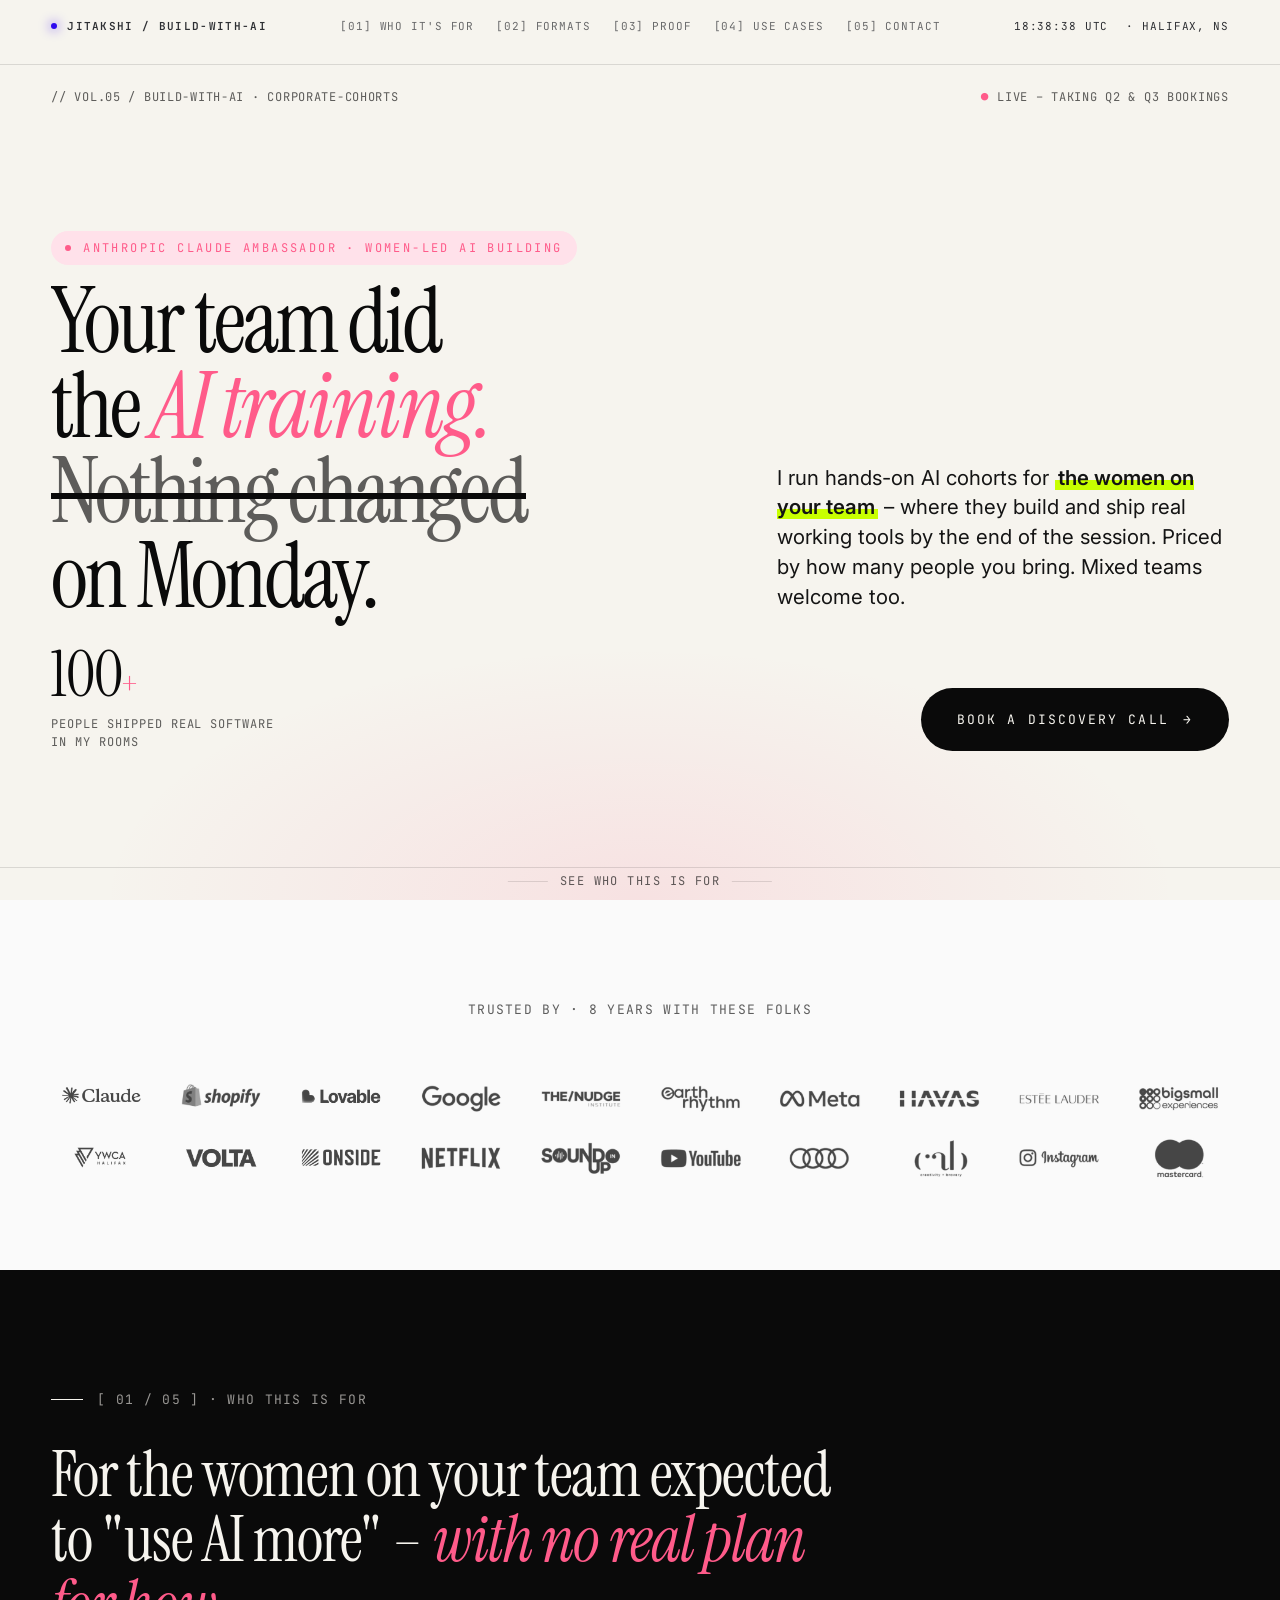
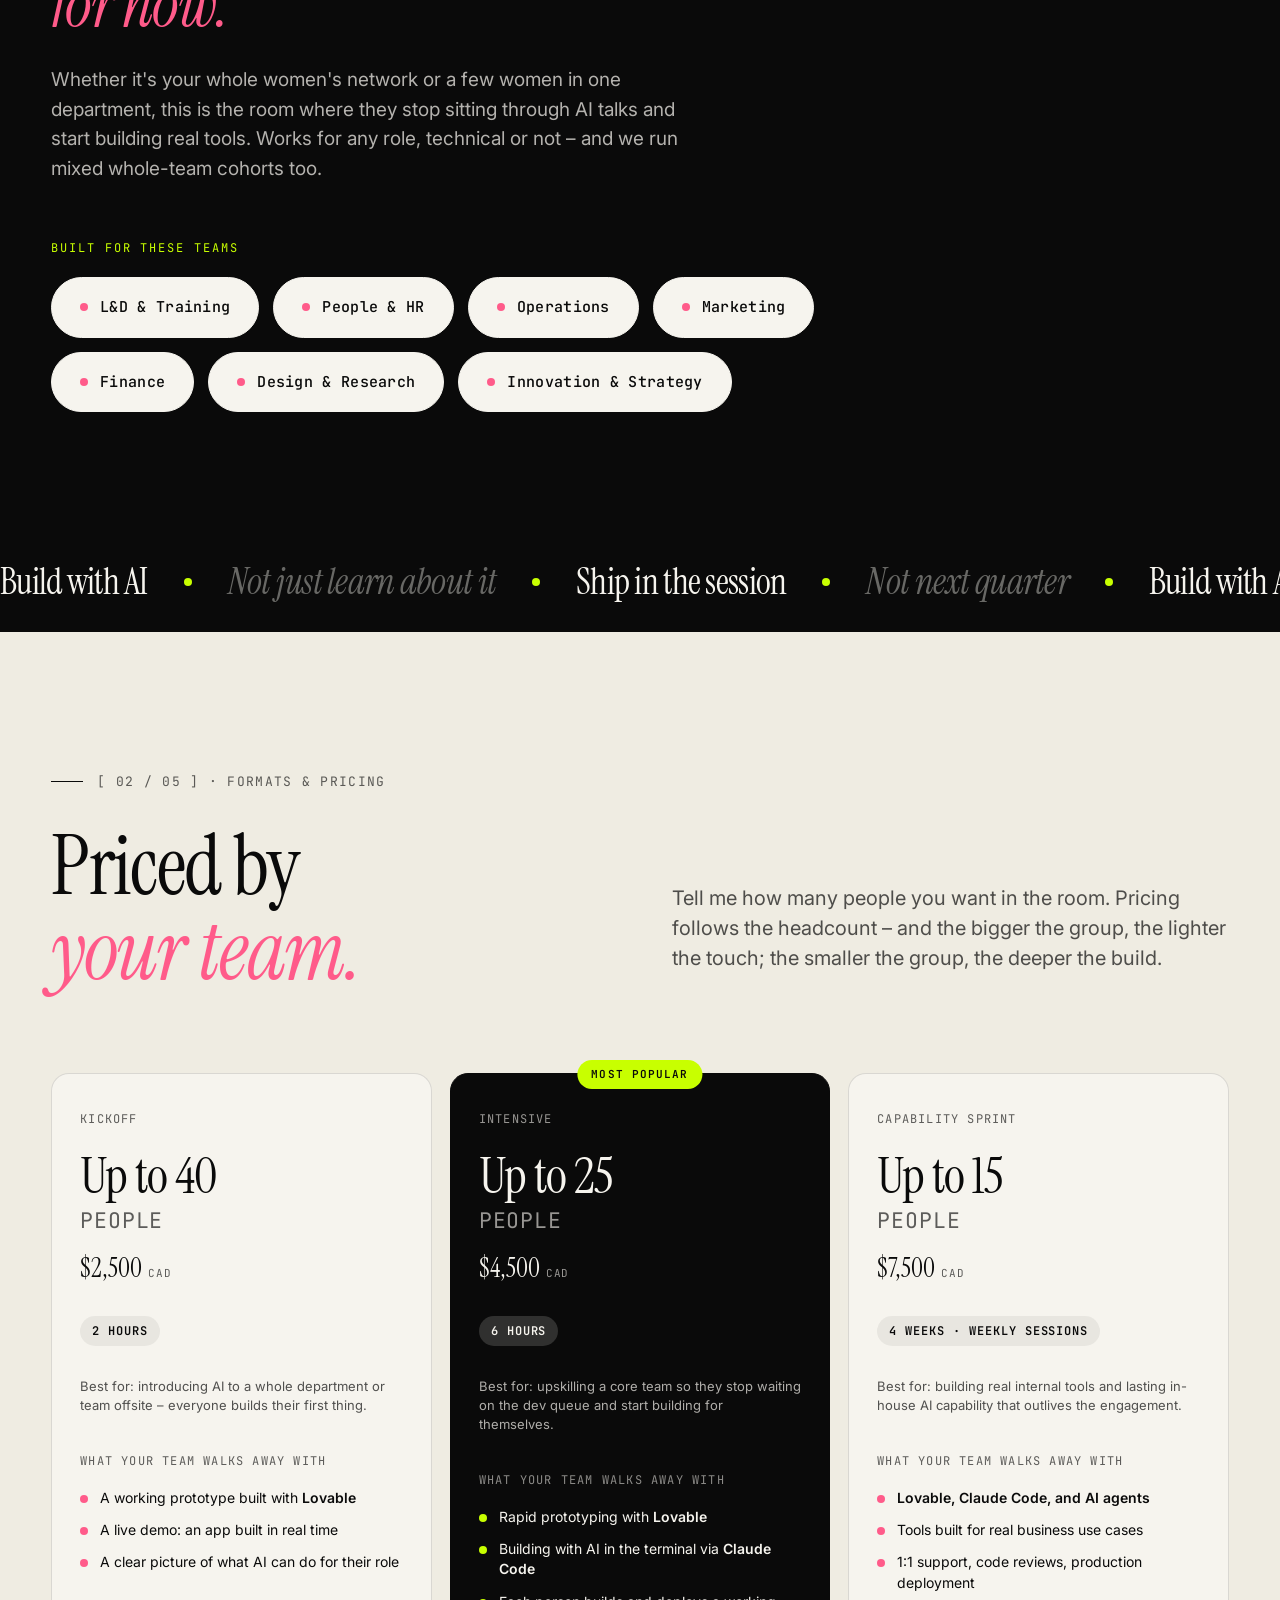
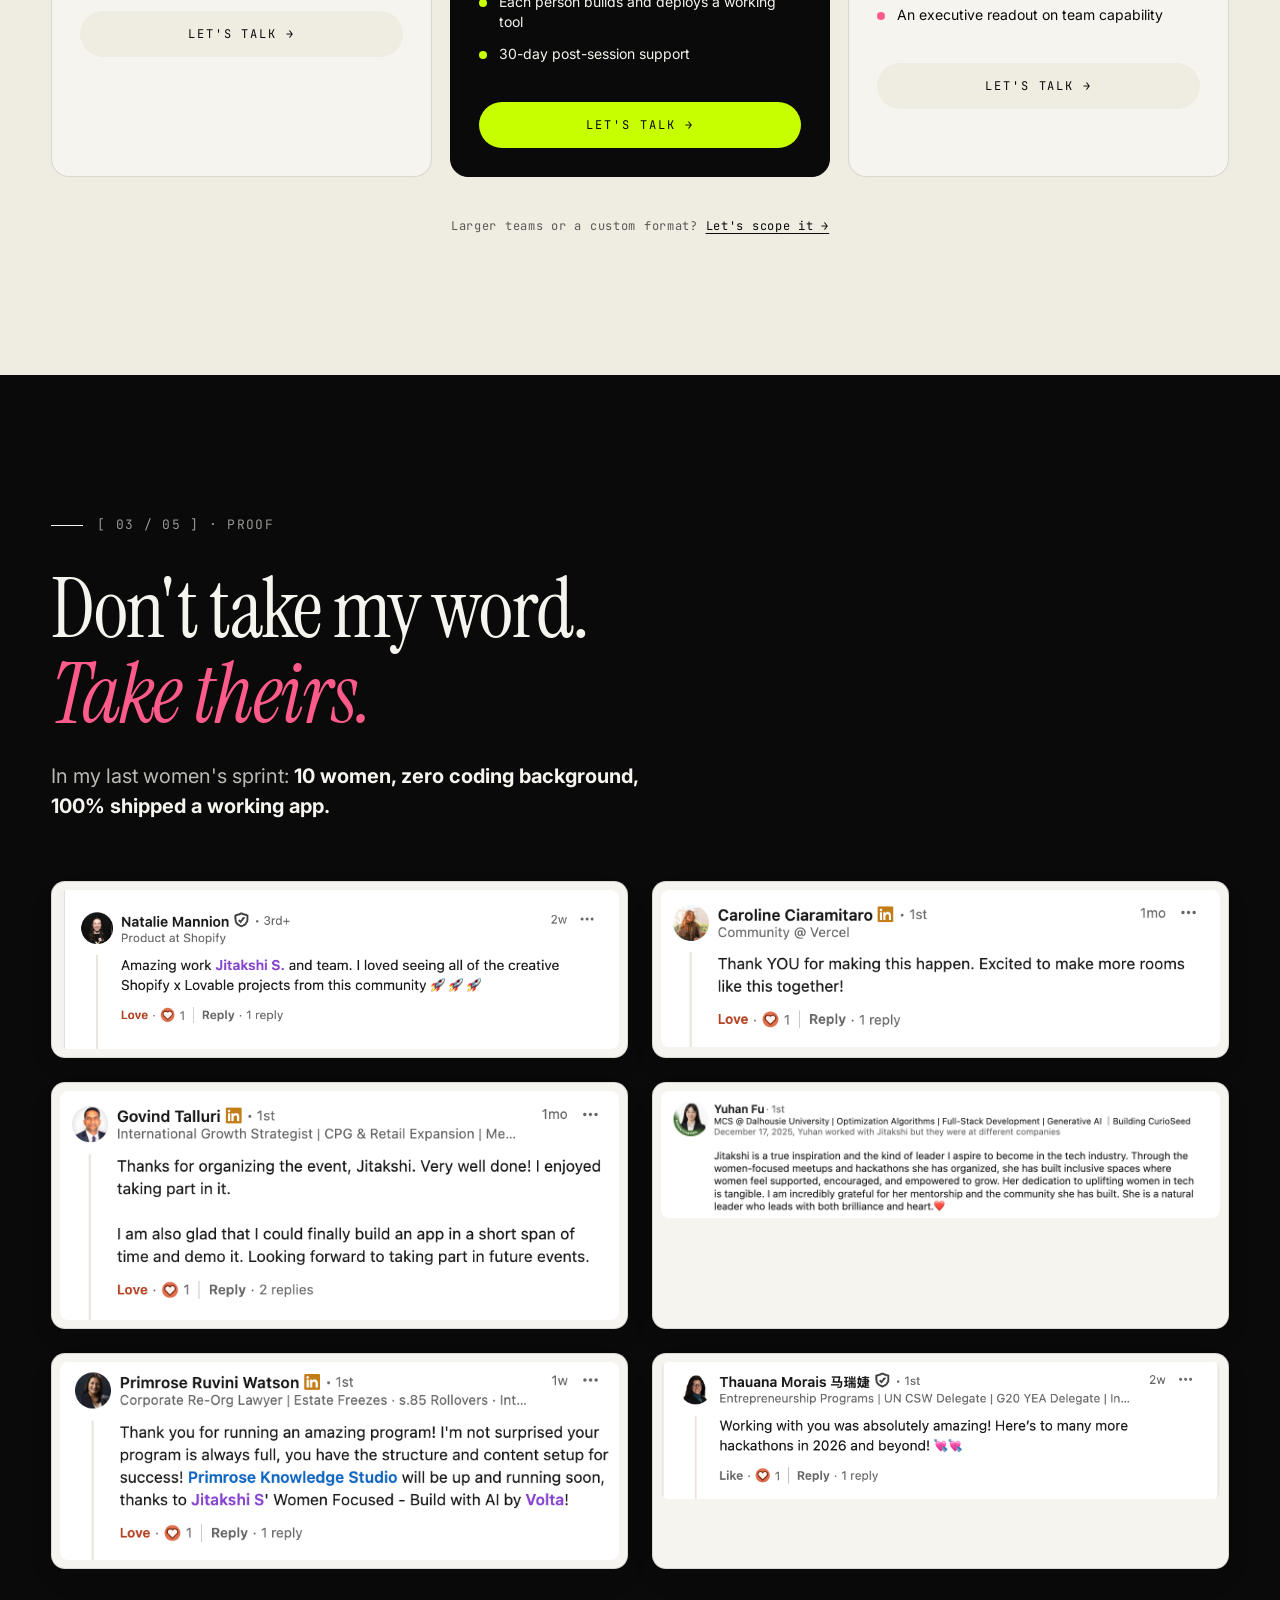
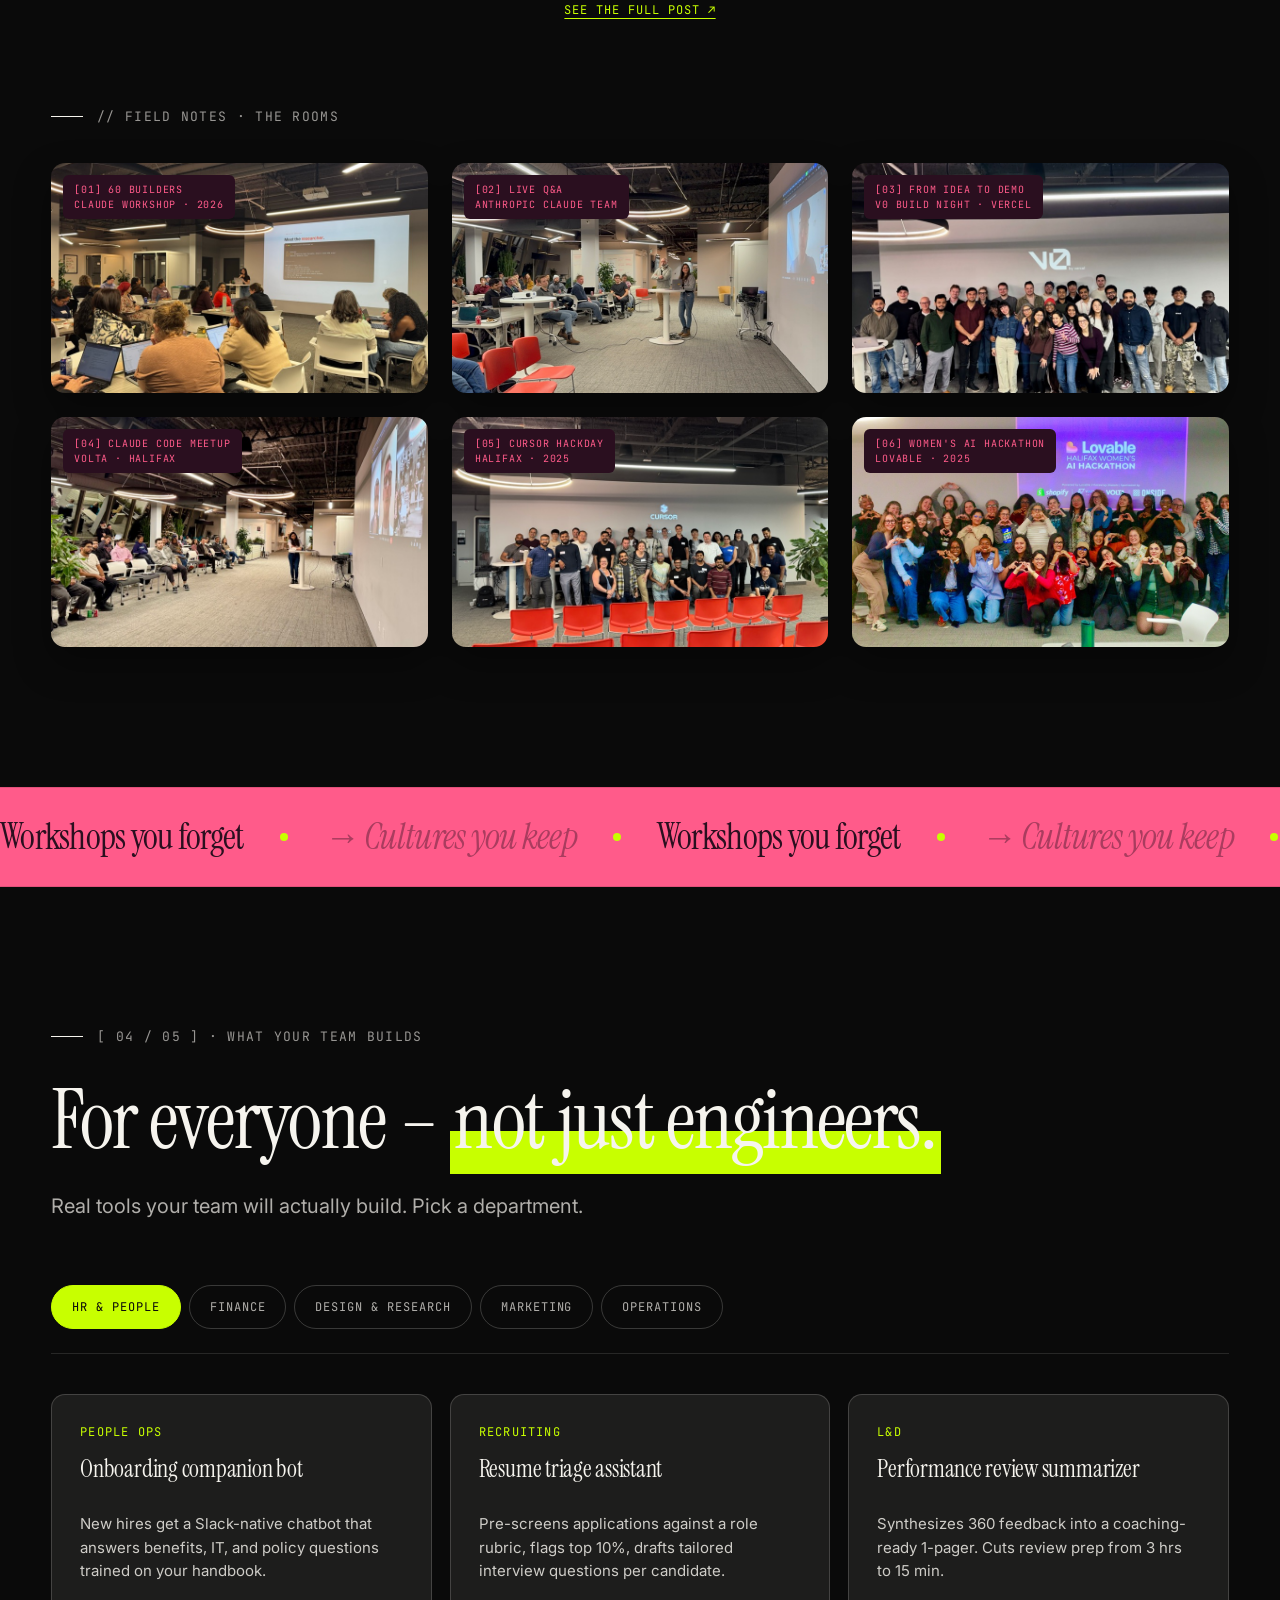
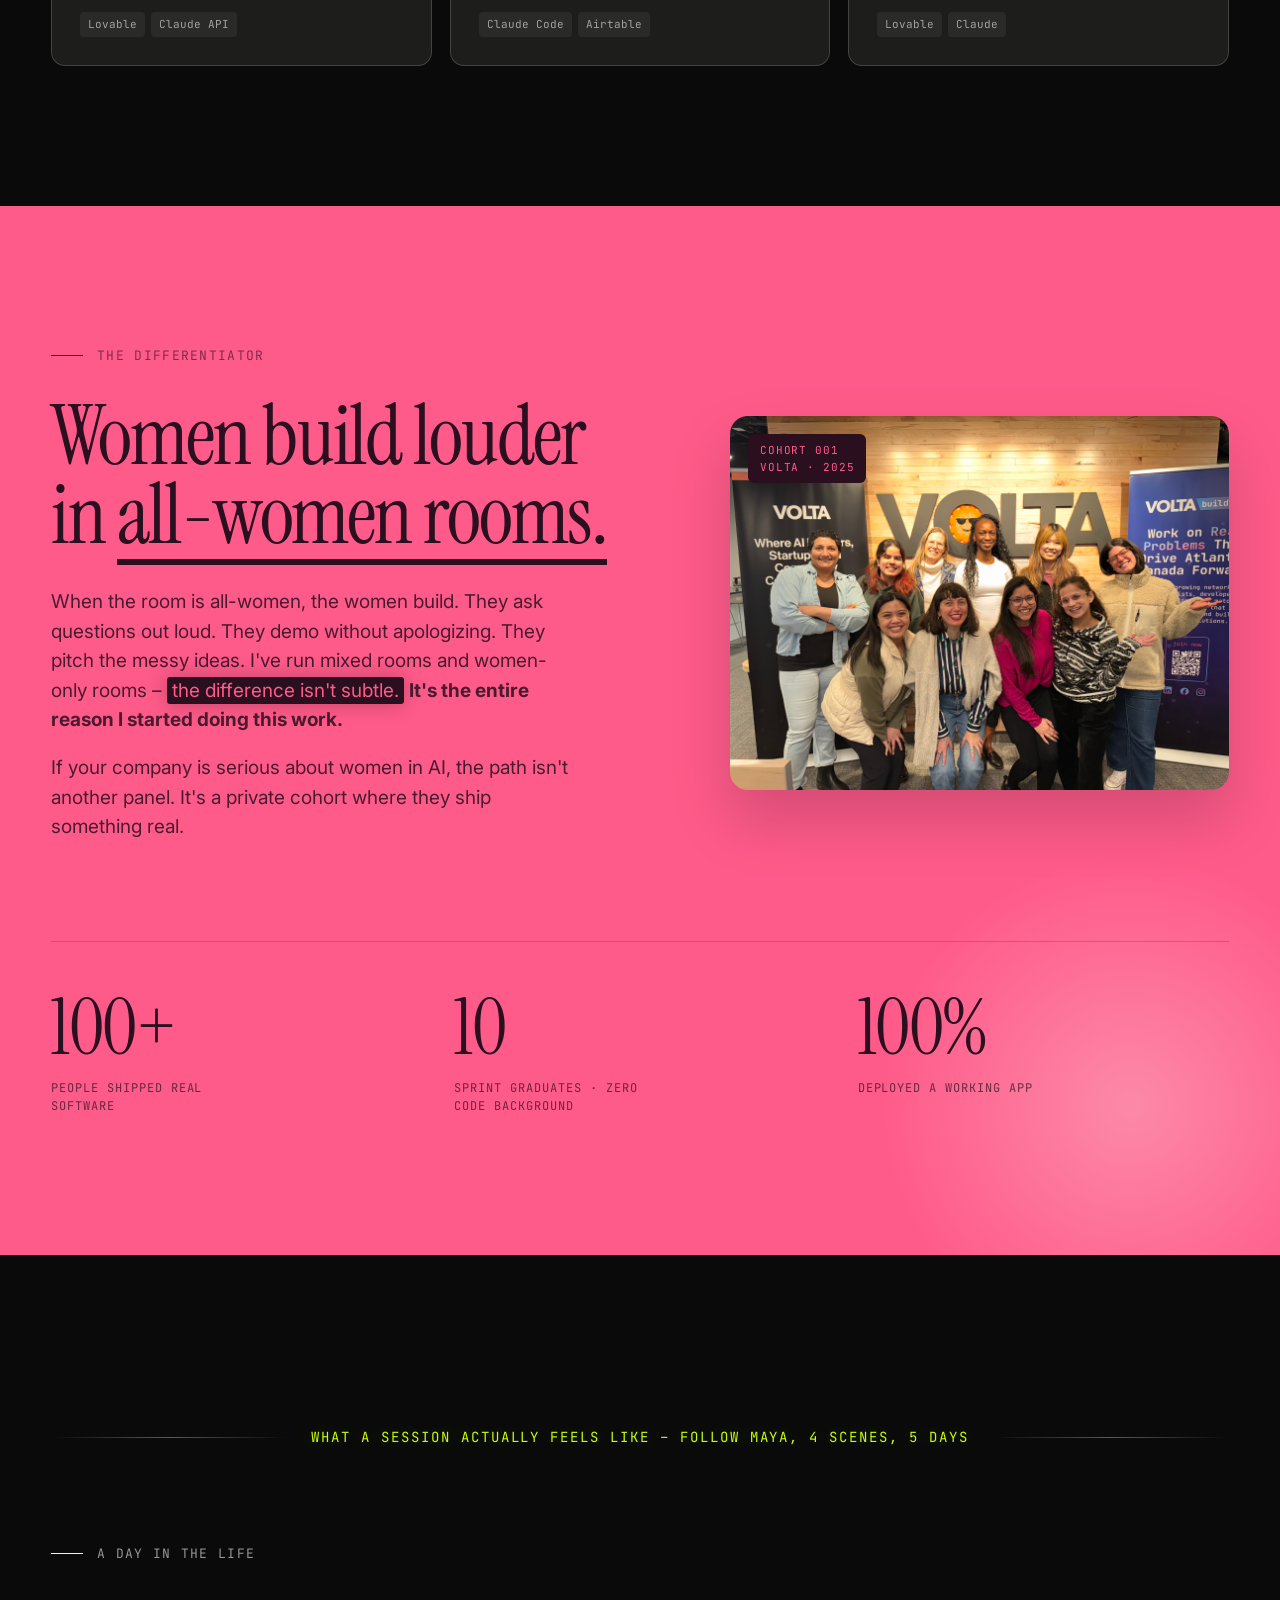
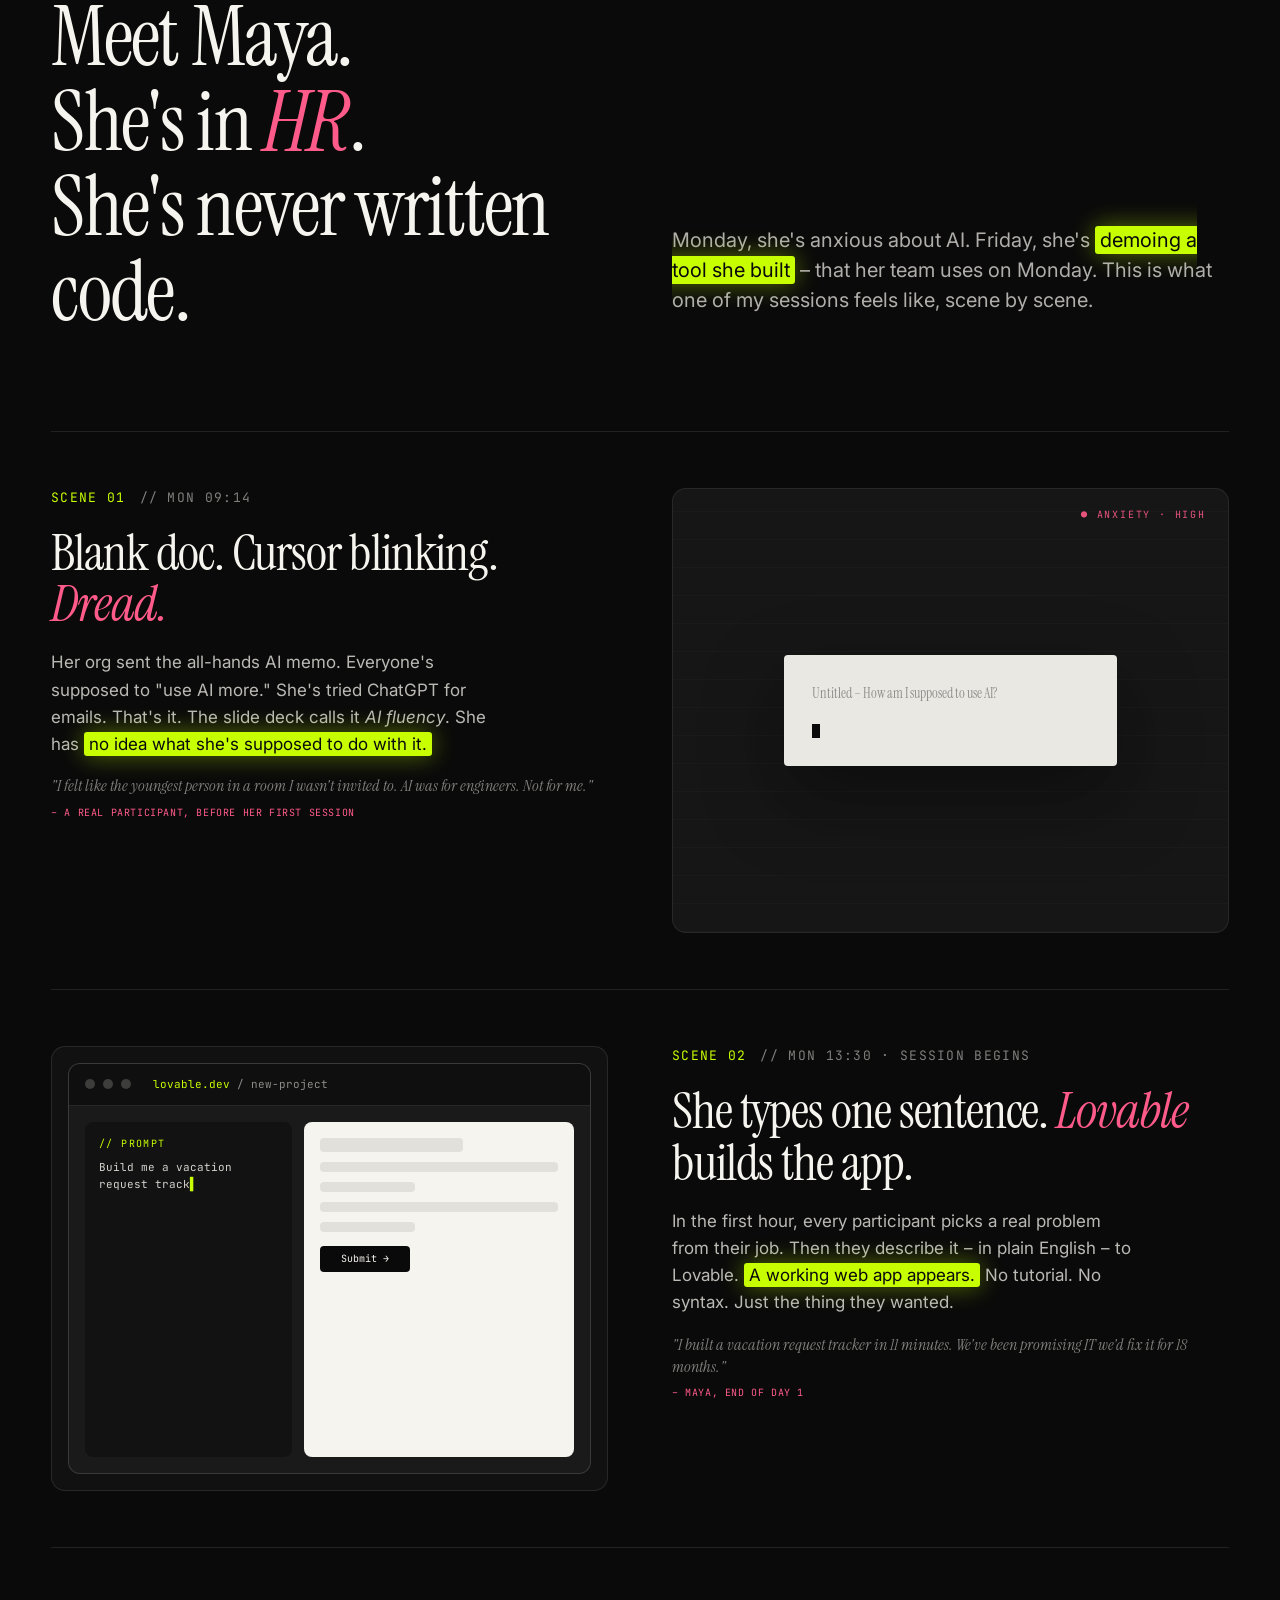
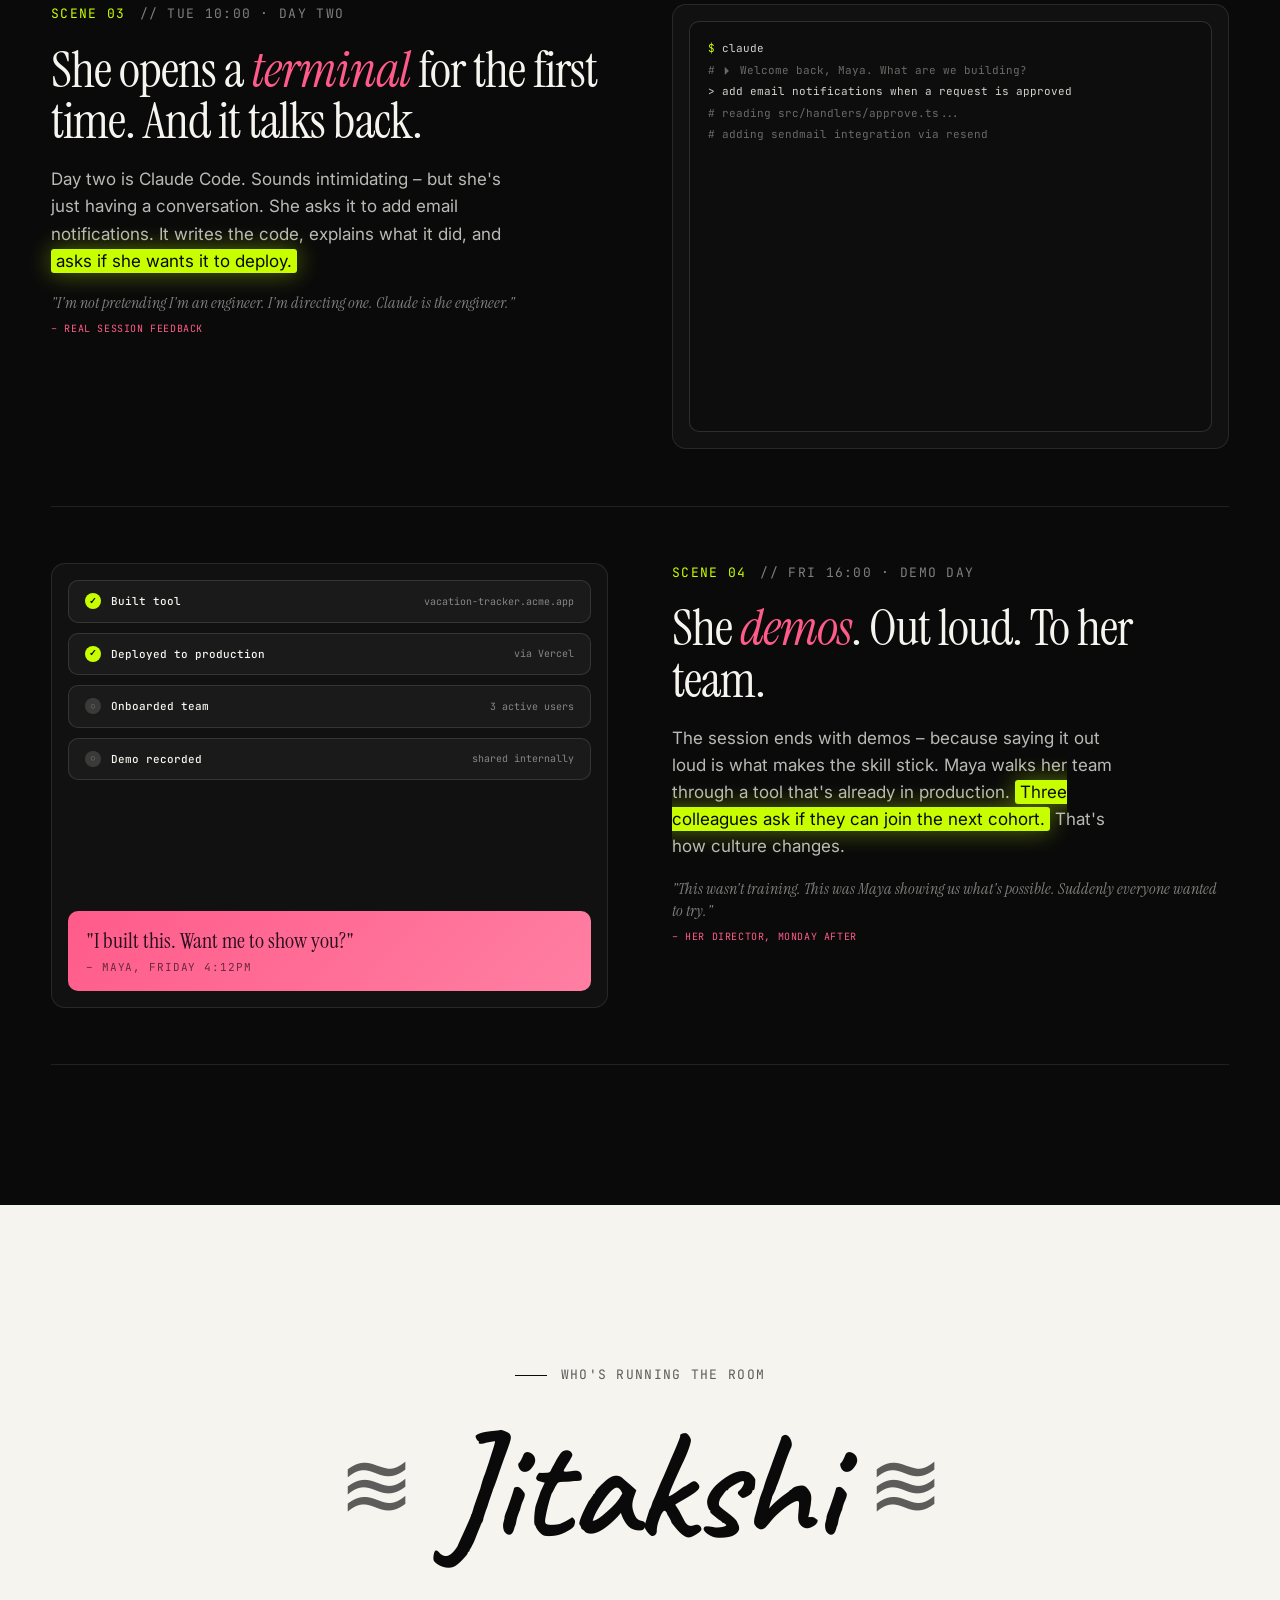
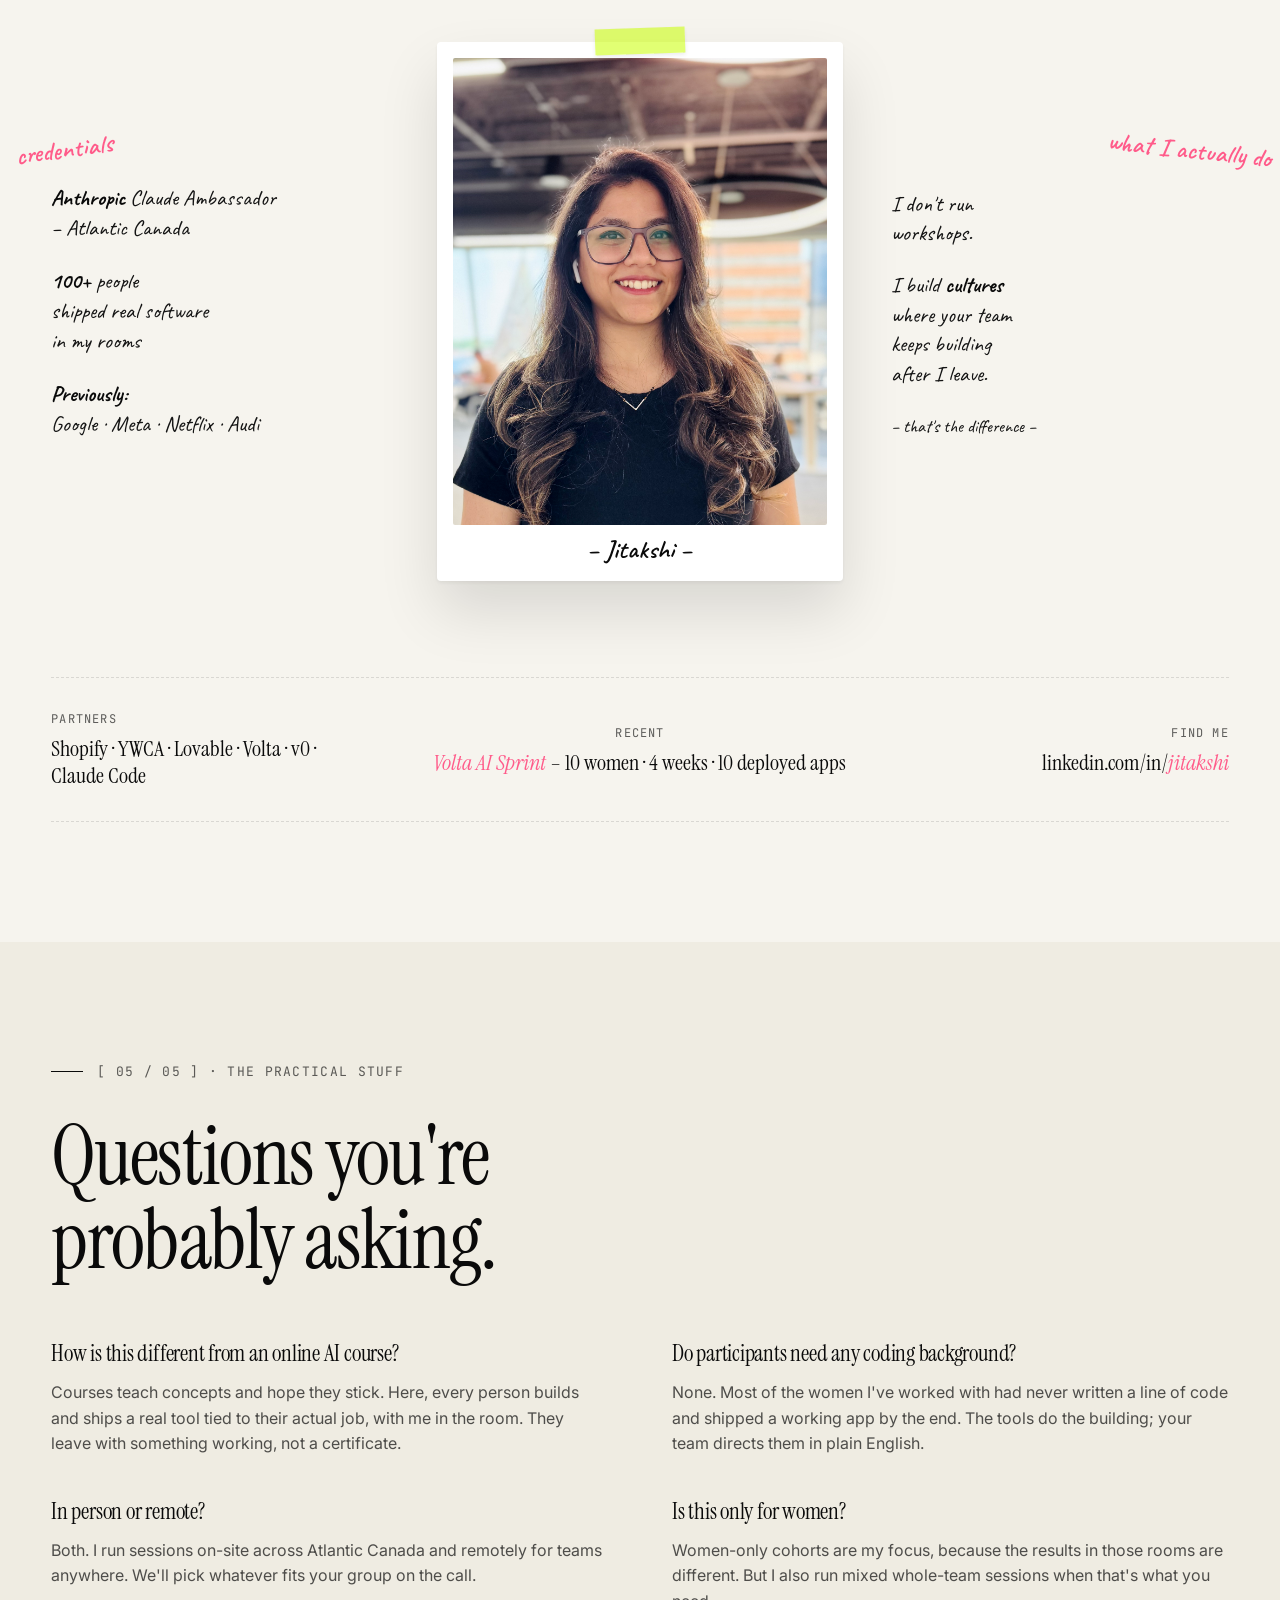
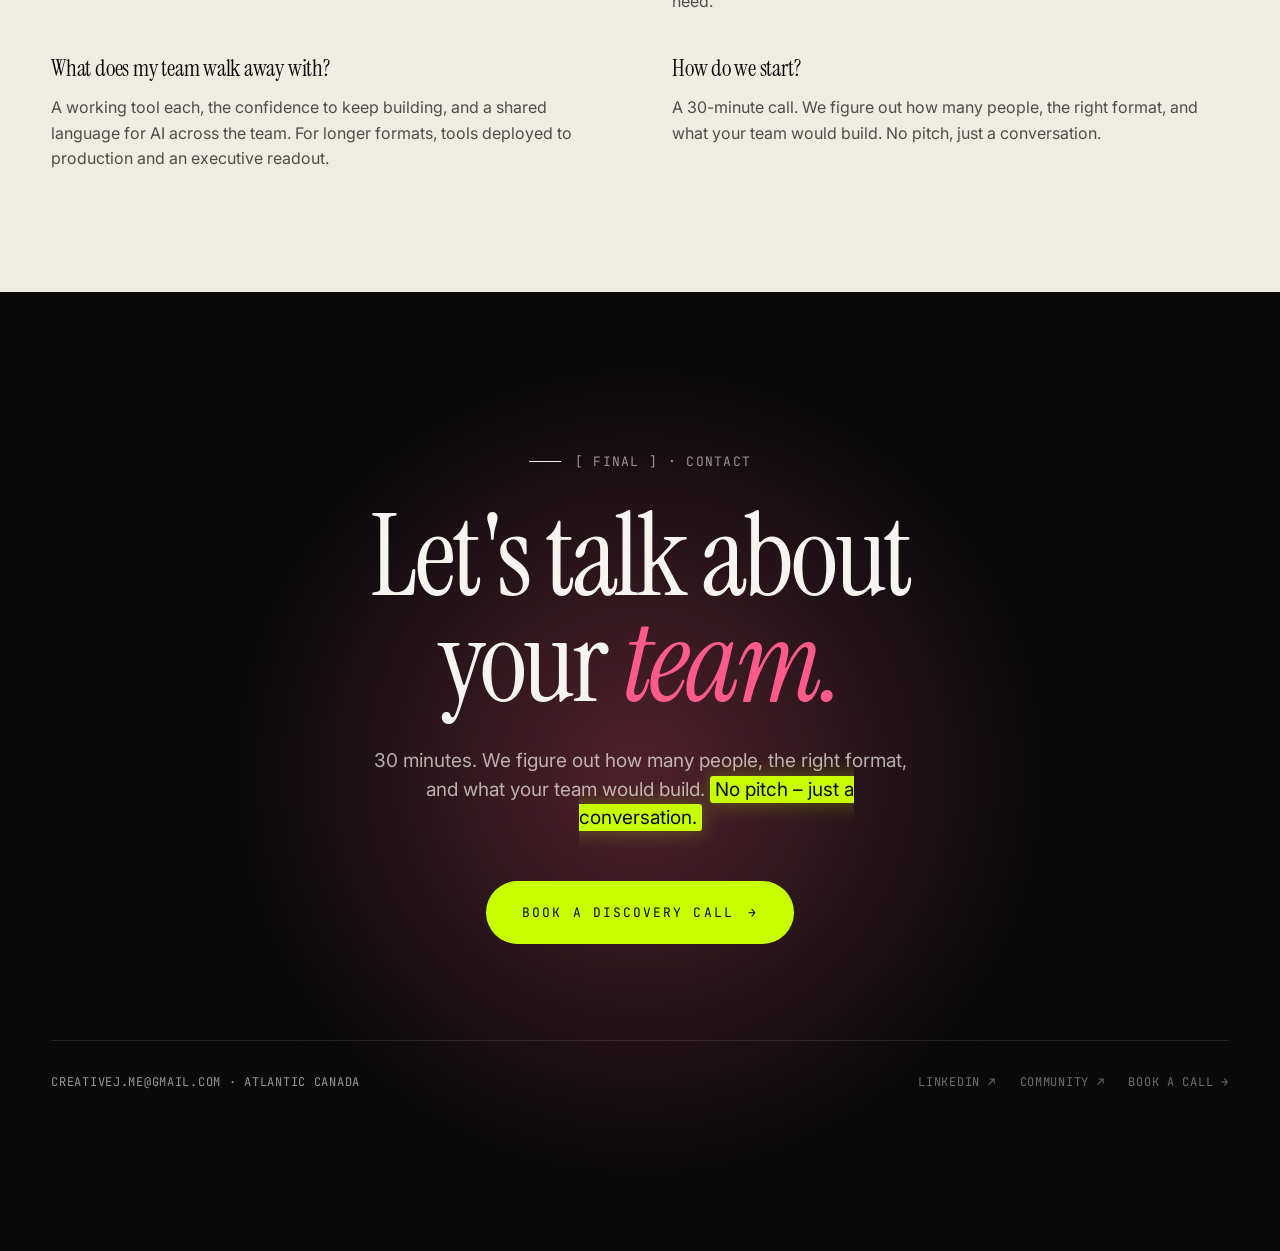
<file: index.html>
<!DOCTYPE html>
<html lang="en">
<head>
<meta charset="UTF-8" />
<meta name="viewport" content="width=device-width, initial-scale=1.0" />
<title>Build with AI – Jitakshi Sharma</title>
<meta name="description" content="Hands-on AI cohorts for corporate teams. Your team ships working tools by the end of the session, from a 2-hour spark to a 4-week sprint." />

<!-- Open Graph / Facebook / LinkedIn -->
<meta property="og:type" content="website" />
<meta property="og:url" content="https://build.creativej.me/" />
<meta property="og:title" content="Build with AI – hands-on AI cohorts for your team" />
<meta property="og:description" content="Your team ships real working tools by the end of the session, from a 2-hour spark to a 4-week sprint. Led by an Anthropic Claude Ambassador." />
<meta property="og:image" content="https://build.creativej.me/og-card-v2.png" />
<meta property="og:site_name" content="Build with AI · Jitakshi" />

<!-- Twitter -->
<meta name="twitter:card" content="summary_large_image" />
<meta name="twitter:title" content="Build with AI – hands-on AI cohorts for your team" />
<meta name="twitter:description" content="Your team ships real working tools by the end of the session, from a 2-hour spark to a 4-week sprint." />
<meta name="twitter:image" content="https://build.creativej.me/og-card-v2.png" />

<link rel="preconnect" href="https://fonts.googleapis.com" />
<link rel="preconnect" href="https://fonts.gstatic.com" crossorigin />
<link href="https://fonts.googleapis.com/css2?family=Instrument+Serif:ital@0;1&family=Inter:wght@400;500;600;700&family=Caveat:wght@500;600;700&family=JetBrains+Mono:wght@400;500&display=swap" rel="stylesheet" />
<link rel="stylesheet" href="styles.css" />
<script>if(location.hostname==='labs.creativej.me')location.replace('/accelerators');</script>
<script type="text/javascript">
(function (C, A, L) { let p = function (a, ar) { a.q.push(ar); }; let d = C.document; C.Cal = C.Cal || function () { let cal = C.Cal; let ar = arguments; if (!cal.loaded) { cal.ns = {}; cal.q = cal.q || []; d.head.appendChild(d.createElement("script")).src = A; cal.loaded = true; } if (ar[0] === L) { const api = function () { p(api, arguments); }; const namespace = ar[1]; api.q = api.q || []; if(typeof namespace === "string"){cal.ns[namespace] = cal.ns[namespace] || api;p(cal.ns[namespace], ar);p(cal, ["initNamespace", namespace]);} else p(cal, ar); return;} p(cal, ar); }; })(window, "https://app.cal.com/embed/embed.js", "init");
Cal("init", "30min", {origin:"https://app.cal.com"});
</script>
<style>
  /* ---- v2-only: Who this is for (dark, bold pills) ---- */
  .whofor { background: var(--ink); color: var(--paper); padding: 120px var(--pad-x); }
  .whofor .wrap { max-width: var(--max); margin: 0 auto; }
  .whofor .section-label { color: rgba(246,244,238,0.6); }
  .whofor .section-label::before { background: var(--paper); }
  .whofor-head { max-width: 820px; margin-bottom: 56px; }
  .whofor h2 { font-family: var(--f-display); font-weight: 400; font-size: clamp(36px, 5vw, 68px); line-height: 1.02; letter-spacing: -0.02em; margin: 16px 0 0; color: var(--paper); }
  .whofor h2 em { font-style: italic; color: var(--rose); }
  .whofor-sub { font-size: 19px; line-height: 1.55; color: rgba(246,244,238,0.72); max-width: 660px; margin-top: 28px; }
  .whofor-label { font-family: var(--f-mono); font-size: 12px; letter-spacing: 0.16em; text-transform: uppercase; color: var(--accent); margin-bottom: 20px; }
  .whofor-pills { display: flex; flex-wrap: wrap; gap: 14px; margin-top: 8px; max-width: 880px; }
  .whofor-pill {
    display: inline-flex; align-items: center; gap: 12px;
    padding: 18px 28px; border-radius: 100px;
    background: var(--paper); border: 1px solid var(--paper);
    font-family: var(--f-mono); font-size: 15px; font-weight: 500; letter-spacing: 0.02em;
    color: var(--ink); transition: transform .25s, background .25s, color .25s;
  }
  .whofor-pill:hover { transform: translateY(-3px); background: var(--accent); border-color: var(--accent); }
  .whofor-pill::before { content: ""; width: 8px; height: 8px; border-radius: 50%; background: var(--rose); }

  /* ---- v2-only: logo strip blends with its own background ---- */
  section.logos { background: rgb(250,250,250); border-bottom: none; }
  section.logos img { mix-blend-mode: normal; }

  /* ---- v2-only: hero trust line ---- */
  .hero-trust { margin-top: 28px; font-family: var(--f-mono); font-size: 12px; letter-spacing: 0.04em; color: var(--dim); }
  .hero-trust strong { color: var(--ink); font-weight: 600; }

  /* ---- v2-only: use-case cards readability ---- */
  .use-grid { min-height: 0; }
  .use-card .desc { font-size: 15px; line-height: 1.55; color: rgba(246,244,238,0.82); margin-top: 16px; }
  .use-card .built { font-size: 24px; }
  .use-card .stack { margin-top: auto; padding-top: 16px; }

  /* ---- v2-only: FAQ ---- */
  .faq { background: var(--paper-warm); padding: 120px var(--pad-x); }
  .faq .wrap { max-width: var(--max); margin: 0 auto; }
  .faq .h-display { margin-bottom: 56px; }
  .faq-grid { display: grid; grid-template-columns: 1fr 1fr; gap: 40px 64px; }
  .faq-q { font-family: var(--f-display); font-size: 23px; line-height: 1.25; letter-spacing: -0.01em; margin-bottom: 12px; }
  .faq-a { font-size: 16px; line-height: 1.6; color: var(--dim2); }

  /* ---- v2-only: proof dark for contrast ---- */
  section.proof { background: var(--ink); color: var(--paper); }
  section.proof .section-label { color: rgba(246,244,238,0.6); }
  section.proof .section-label::before { background: var(--paper); }
  section.proof .h-display { color: var(--paper); }
  section.proof .proof-foot { color: rgba(246,244,238,0.6); }
  section.proof .proof-foot a { color: var(--accent); }

  /* ---- v2-only: pricing card emphasis on team size ---- */
  .tier-people { font-family: var(--f-display); font-size: clamp(40px, 4vw, 52px); line-height: 1; letter-spacing: -0.02em; font-weight: 400; margin: 4px 0 0; }
  .tier-people .ppl { font-size: 0.42em; color: var(--dim); letter-spacing: 0.04em; display: block; margin-top: 8px; font-family: var(--f-mono); text-transform: uppercase; }
  .tier-card.featured .tier-people .ppl { color: rgba(246,244,238,0.6); }
  .tier-format { align-self: flex-start; width: fit-content; font-family: var(--f-mono); font-size: 12px; letter-spacing: 0.08em; text-transform: uppercase; color: var(--ink); background: rgba(10,10,10,0.06); padding: 6px 12px; border-radius: 100px; margin-top: 10px; font-weight: 600; }
  .tier-card.featured .tier-format { color: var(--paper); background: rgba(246,244,238,0.16); }

  /* ---- v2-only: mobile ---- */
  @media (max-width: 980px) {
    .whofor { padding: 80px var(--pad-x); }
    .whofor-pills { max-width: 100%; }
    .whofor-pill { padding: 14px 20px; font-size: 13px; }
    .faq { padding: 80px var(--pad-x); }
    .faq-grid { grid-template-columns: 1fr; gap: 28px; }
    .hero-trust { font-size: 11px; }
    .logos-scroll { overflow-x: auto; -webkit-overflow-scrolling: touch; margin: 0 calc(-1 * var(--pad-x)); padding: 0 var(--pad-x); }
    .logos-scroll::-webkit-scrollbar { height: 4px; }
    .logos-scroll::-webkit-scrollbar-thumb { background: var(--rule); border-radius: 2px; }
    section.logos img { min-width: 720px; }
  }
</style>
</head>
<body>

<canvas id="ambient"></canvas>

<!-- TOP NAV -->
<header class="topnav">
  <div class="brand"><span class="pulse"></span>JITAKSHI / BUILD-WITH-AI</div>
  <nav>
    <a href="#whofor">[01] Who it's for</a>
    <a href="#formats">[02] Formats</a>
    <a href="#proof">[03] Proof</a>
    <a href="#use">[04] Use cases</a>
    <a href="#cta">[05] Contact</a>
  </nav>
  <div class="right">
    <span id="nav-time">--:--:-- UTC</span>
    <span>· HALIFAX, NS</span>
  </div>
</header>

<main>

<!-- ============ HERO ============ -->
<section class="hero">
  <div class="hero-rule-top"></div>
  <div class="hero-meta">
    <div>// VOL.05 / BUILD-WITH-AI · CORPORATE-COHORTS</div>
    <div class="live">LIVE – TAKING Q2 & Q3 BOOKINGS</div>
  </div>

  <div class="hero-stage">
    <div class="hero-eyebrow"><span class="dot"></span> ANTHROPIC CLAUDE AMBASSADOR · WOMEN-LED AI BUILDING</div>

    <h1 class="hero-headline" id="hero-h">
      <span class="row"><span class="word" style="animation-delay:.1s">Your</span>&nbsp;<span class="word" style="animation-delay:.2s">team</span>&nbsp;<span class="word" style="animation-delay:.3s">did</span></span>
      <span class="row"><span class="word" style="animation-delay:.4s">the</span>&nbsp;<span class="word" style="animation-delay:.5s"><em>AI training.</em></span></span>
      <span class="row"><span class="word strike" style="animation-delay:.7s">Nothing&nbsp;changed</span></span>
      <span class="row"><span class="word" style="animation-delay:.9s">on&nbsp;Monday.</span></span>
    </h1>

    <p class="hero-onesub">
      I run hands-on AI cohorts for <strong>the women on your team</strong> – where they build and ship real working tools by the end of the session. Priced by how many people you bring. Mixed teams welcome too.
    </p>

    <div class="hero-bottom">
      <div class="hero-stat-block">
        <span class="v">100<span class="plus">+</span></span>
        <span class="label">people shipped real software in my rooms</span>
      </div>
      <a class="btn btn-lg" href="#" onclick="Cal.ns['30min']('modal',{calLink:'jitakshi/30min'});return false;">Book a discovery call <span class="arr">→</span></a>
    </div>
  </div>
  <div class="hero-rule-bot"></div>
  <div class="scroll-cue">See who this is for</div>
</section>

<!-- LOGOS (authority strip) -->
<section class="logos">
  <div class="lab">TRUSTED BY · 8 YEARS WITH THESE FOLKS</div>
  <div class="logos-scroll"><img src="images/company-logos-dark.png" alt="Shopify, YWCA, Lovable, Vercel and other partners" /></div>
</section>

<!-- ============ WHO THIS IS FOR ============ -->
<section class="whofor" id="whofor">
  <div class="wrap">
    <div class="whofor-head" data-reveal>
      <div class="section-label">[ 01 / 05 ] · Who this is for</div>
      <h2>For the women on your team expected to "use AI more" – <em>with no real plan for how.</em></h2>
      <p class="whofor-sub">Whether it's your whole women's network or a few women in one department, this is the room where they stop sitting through AI talks and start building real tools. Works for any role, technical or not – and we run mixed whole-team cohorts too.</p>
    </div>
    <div data-reveal>
      <div class="whofor-label">Built for these teams</div>
      <div class="whofor-pills">
        <span class="whofor-pill">L&amp;D &amp; Training</span>
        <span class="whofor-pill">People &amp; HR</span>
        <span class="whofor-pill">Operations</span>
        <span class="whofor-pill">Marketing</span>
        <span class="whofor-pill">Finance</span>
        <span class="whofor-pill">Design &amp; Research</span>
        <span class="whofor-pill">Innovation &amp; Strategy</span>
      </div>
    </div>
  </div>
</section>

<!-- MARQUEE -->
<div class="marquee">
  <div class="marquee-track">
    <span>Build with AI</span><span class="dot"></span>
    <span class="ghost">Not just learn about it</span><span class="dot"></span>
    <span>Ship in the session</span><span class="dot"></span>
    <span class="ghost">Not next quarter</span><span class="dot"></span>
    <span>Build with AI</span><span class="dot"></span>
    <span class="ghost">Not just learn about it</span><span class="dot"></span>
    <span>Ship in the session</span><span class="dot"></span>
    <span class="ghost">Not next quarter</span><span class="dot"></span>
    <span>Build with AI</span><span class="dot"></span>
    <span class="ghost">Not just learn about it</span><span class="dot"></span>
  </div>
</div>

<!-- ============ FORMATS / PRICING (by team size) ============ -->
<section class="tiers" id="formats">
  <div class="wrap">
    <div class="tiers-head" data-reveal>
      <div>
        <div class="section-label">[ 02 / 05 ] · Formats &amp; pricing</div>
        <h2 class="h-display">Priced by <em>your team.</em></h2>
      </div>
      <p class="lede">Tell me how many people you want in the room. Pricing follows the headcount – and the bigger the group, the lighter the touch; the smaller the group, the deeper the build.</p>
    </div>

    <div class="tier-grid">

      <div class="tier-card">
        <div class="tier-tag">KICKOFF</div>
        <h3 class="tier-people">Up to 40<span class="ppl">people</span></h3>
        <div class="tier-price"><span>$2,500</span> <span class="from">CAD</span></div>
        <div class="tier-format">2 hours</div>
        <p class="tier-best">Best for: introducing AI to a whole department or team offsite – everyone builds their first thing.</p>
        <div class="tier-list-label">What your team walks away with</div>
        <ul class="tier-list">
          <li>A working prototype built with <strong>Lovable</strong></li>
          <li>A live demo: an app built in real time</li>
          <li>A clear picture of what AI can do for their role</li>
        </ul>
        <a class="tier-cta" href="#" onclick="Cal.ns['30min']('modal',{calLink:'jitakshi/30min'});return false;">Let's talk →</a>
      </div>

      <div class="tier-card featured">
        <div class="tier-tag-mp">MOST POPULAR</div>
        <div class="tier-tag">INTENSIVE</div>
        <h3 class="tier-people">Up to 25<span class="ppl">people</span></h3>
        <div class="tier-price"><span>$4,500</span> <span class="from">CAD</span></div>
        <div class="tier-format">6 hours</div>
        <p class="tier-best">Best for: upskilling a core team so they stop waiting on the dev queue and start building for themselves.</p>
        <div class="tier-list-label">What your team walks away with</div>
        <ul class="tier-list">
          <li>Rapid prototyping with <strong>Lovable</strong></li>
          <li>Building with AI in the terminal via <strong>Claude Code</strong></li>
          <li>Each person builds and deploys a working tool</li>
          <li>30-day post-session support</li>
        </ul>
        <a class="tier-cta" href="#" onclick="Cal.ns['30min']('modal',{calLink:'jitakshi/30min'});return false;">Let's talk →</a>
      </div>

      <div class="tier-card">
        <div class="tier-tag">CAPABILITY SPRINT</div>
        <h3 class="tier-people">Up to 15<span class="ppl">people</span></h3>
        <div class="tier-price"><span>$7,500</span> <span class="from">CAD</span></div>
        <div class="tier-format">4 weeks · weekly sessions</div>
        <p class="tier-best">Best for: building real internal tools and lasting in-house AI capability that outlives the engagement.</p>
        <div class="tier-list-label">What your team walks away with</div>
        <ul class="tier-list">
          <li><strong>Lovable, Claude Code, and AI agents</strong></li>
          <li>Tools built for real business use cases</li>
          <li>1:1 support, code reviews, production deployment</li>
          <li>An executive readout on team capability</li>
        </ul>
        <a class="tier-cta" href="#" onclick="Cal.ns['30min']('modal',{calLink:'jitakshi/30min'});return false;">Let's talk →</a>
      </div>

    </div>
    <div class="tier-foot" style="margin-top:40px;text-align:center;font-family:var(--f-mono);font-size:12px;letter-spacing:0.06em;color:var(--dim);">Larger teams or a custom format? <a href="#" onclick="Cal.ns['30min']('modal',{calLink:'jitakshi/30min'});return false;" style="color:var(--ink);text-decoration:underline;text-underline-offset:3px;">Let's scope it →</a></div>
  </div>
</section>

<!-- ============ PROOF ============ -->
<section class="proof" id="proof">
  <div class="wrap">
    <div data-reveal>
      <div class="section-label">[ 03 / 05 ] · Proof</div>
      <h2 class="h-display">Don't take my word.<br/><em>Take theirs.</em></h2>
      <p class="lede" style="color: rgba(246,244,238,0.75); margin-top: 24px;">In my last women's sprint: <strong style="color:var(--paper)">10 women, zero coding background, 100% shipped a working app.</strong></p>
    </div>
    <div class="proof-grid">
      <div class="proof-card"><img src="images/li-1.png" alt="Natalie Mannion (Shopify) testimonial on LinkedIn" /></div>
      <div class="proof-card"><img src="images/linkedin-caroline-vercel.png" alt="Caroline (Vercel) testimonial on LinkedIn" /></div>
      <div class="proof-card"><img src="images/linkedin-govind-talluri.png" alt="Govind Talluri testimonial on LinkedIn" /></div>
      <div class="proof-card"><img src="images/li-3.png" alt="Yuhan Fu testimonial on LinkedIn" /></div>
      <div class="proof-card"><img src="images/li-4.png" alt="Primrose testimonial on LinkedIn" /></div>
      <div class="proof-card"><img src="images/li-2.png" alt="Thauana Morais testimonial on LinkedIn" /></div>
    </div>
    <div class="proof-foot"><a href="https://www.linkedin.com/in/jitakshi/" target="_blank" rel="noopener">See the full post ↗</a></div>

    <div class="rooms" data-reveal>
      <div class="section-label">// Field notes · The rooms</div>
      <div class="rooms-grid">
        <figure class="room-shot">
          <img src="images/rooms-claude-workshop.jpeg" alt="Jitakshi presenting to 60 attendees at the Claude workshop at Volta" loading="lazy" />
          <figcaption class="corner">[01] 60 BUILDERS<br/>CLAUDE WORKSHOP · 2026</figcaption>
        </figure>
        <figure class="room-shot">
          <img src="images/rooms-anthropic-qa.jpeg" alt="Live Q&A with Anthropic's Claude team on screen at Volta" loading="lazy" />
          <figcaption class="corner">[02] LIVE Q&amp;A<br/>ANTHROPIC CLAUDE TEAM</figcaption>
        </figure>
        <figure class="room-shot">
          <img src="images/rooms-v0-night.jpeg" alt="Group photo from the v0 build night with Vercel" loading="lazy" />
          <figcaption class="corner">[03] FROM IDEA TO DEMO<br/>V0 BUILD NIGHT · VERCEL</figcaption>
        </figure>
        <figure class="room-shot">
          <img src="images/rooms-claude-meetup.jpeg" alt="Jitakshi presenting at the Claude Code meetup" loading="lazy" />
          <figcaption class="corner">[04] CLAUDE CODE MEETUP<br/>VOLTA · HALIFAX</figcaption>
        </figure>
        <figure class="room-shot">
          <img src="images/rooms-cursor-hackday.jpeg" alt="Group photo from the Cursor hackday" loading="lazy" />
          <figcaption class="corner">[05] CURSOR HACKDAY<br/>HALIFAX · 2025</figcaption>
        </figure>
        <figure class="room-shot">
          <img src="images/rooms-lovable-hackathon.jpeg" alt="Group photo from the women's AI hackathon with Lovable" loading="lazy" />
          <figcaption class="corner">[06] WOMEN'S AI HACKATHON<br/>LOVABLE · 2025</figcaption>
        </figure>
      </div>
    </div>
  </div>
</section>

<!-- MARQUEE -->
<div class="marquee rose">
  <div class="marquee-track">
    <span>Workshops you forget</span><span class="dot"></span>
    <span class="ghost">→ Cultures you keep</span><span class="dot"></span>
    <span>Workshops you forget</span><span class="dot"></span>
    <span class="ghost">→ Cultures you keep</span><span class="dot"></span>
    <span>Workshops you forget</span><span class="dot"></span>
    <span class="ghost">→ Cultures you keep</span><span class="dot"></span>
    <span>Workshops you forget</span><span class="dot"></span>
    <span class="ghost">→ Cultures you keep</span><span class="dot"></span>
  </div>
</div>

<!-- ============ USE CASES ============ -->
<section class="use" id="use">
  <div class="wrap">
    <div class="use-head" data-reveal>
      <div class="section-label">[ 04 / 05 ] · What your team builds</div>
      <h2 class="h-display">For everyone – <span class="lime">not just engineers.</span></h2>
      <p class="lede" style="color: rgba(246,244,238,0.7); margin-top: 28px;">Real tools your team will actually build. Pick a department.</p>
    </div>

    <div class="use-tabs">
      <button class="use-tab active" data-dept="HR">HR & People</button>
      <button class="use-tab" data-dept="Finance">Finance</button>
      <button class="use-tab" data-dept="Design">Design & Research</button>
      <button class="use-tab" data-dept="Marketing">Marketing</button>
      <button class="use-tab" data-dept="Operations">Operations</button>
    </div>

    <div class="use-grid" id="use-grid"></div>
  </div>
</section>

<!-- ============ WOMEN-LED ============ -->
<section class="women" id="women">
  <div class="wrap">
    <div class="women-grid">
      <div data-reveal>
        <div class="section-label">The Differentiator</div>
        <h2 class="women-h">Women build louder<br/>in <span class="underline">all-women rooms.</span></h2>
        <p class="women-lede">When the room is all-women, the women build. They ask questions out loud. They demo without apologizing. They pitch the messy ideas. I've run mixed rooms and women-only rooms – <mark class="scroll-hl">the difference isn't subtle.</mark> <strong>It's the entire reason I started doing this work.</strong></p>
        <p class="women-lede" style="margin-top: 16px;">If your company is serious about women in AI, the path isn't another panel. It's a private cohort where they ship something real.</p>
      </div>
      <div class="women-photo">
        <img src="images/volta-sprint-cohort.jpeg" alt="Volta Sprint Cohort" />
        <div class="corner">COHORT 001<br/>VOLTA · 2025</div>
      </div>
    </div>

    <div class="women-stats">
      <div class="women-stat">
        <div class="num">100+</div>
        <div class="label">PEOPLE SHIPPED REAL SOFTWARE</div>
      </div>
      <div class="women-stat">
        <div class="num">10</div>
        <div class="label">SPRINT GRADUATES · ZERO CODE BACKGROUND</div>
      </div>
      <div class="women-stat">
        <div class="num">100%</div>
        <div class="label">DEPLOYED A WORKING APP</div>
      </div>
    </div>
  </div>
</section>

<!-- ============ DAY IN THE LIFE (story – moved down as conviction) ============ -->
<section class="day" id="journey">
  <div class="wrap">
    <div class="story-cue" data-reveal>
      <div class="story-cue-line"></div>
      <span class="story-cue-text">What a session actually feels like – follow Maya, 4 scenes, 5 days</span>
      <div class="story-cue-line"></div>
    </div>

    <div class="day-intro" data-reveal>
      <div>
        <div class="section-label">A Day In The Life</div>
        <h2 class="h-display">Meet Maya.<br/>She's in <em>HR</em>.<br/>She's never written code.</h2>
      </div>
      <p class="lede">Monday, she's anxious about AI. Friday, she's <mark class="scroll-hl">demoing a tool she built</mark> – that her team uses on Monday. This is what one of my sessions feels like, scene by scene.</p>
    </div>

    <div class="scene-progress" id="scene-progress">
      <span class="scene-progress-current">01</span>
      <span class="scene-progress-sep">/</span>
      <span class="scene-progress-total">04</span>
    </div>

    <article class="scene">
      <div class="scene-text">
        <div class="scene-num">SCENE 01 <span class="time">// MON 09:14</span></div>
        <h3 class="scene-h">Blank doc. Cursor blinking. <em>Dread.</em></h3>
        <p class="scene-p">Her org sent the all-hands AI memo. Everyone's supposed to "use AI more." She's tried ChatGPT for emails. That's it. The slide deck calls it <em>AI fluency</em>. She has <mark class="scroll-hl">no idea what she's supposed to do with it.</mark></p>
        <div class="scene-quote">
          "I felt like the youngest person in a room I wasn't invited to. AI was for engineers. Not for me."
          <span class="who">– A real participant, before her first session</span>
        </div>
      </div>
      <div class="scene-visual">
        <div class="scene-blank">
          <div class="anxiety">ANXIETY · HIGH</div>
          <div class="doc">
            <div class="doc-ttl">Untitled – How am I supposed to use AI?</div>
            <span class="doc-cursor"></span>
          </div>
        </div>
      </div>
    </article>

    <article class="scene flip">
      <div class="scene-text">
        <div class="scene-num">SCENE 02 <span class="time">// MON 13:30 · session begins</span></div>
        <h3 class="scene-h">She types one sentence. <em>Lovable</em> builds the app.</h3>
        <p class="scene-p">In the first hour, every participant picks a real problem from their job. Then they describe it – in plain English – to Lovable. <mark class="scroll-hl">A working web app appears.</mark> No tutorial. No syntax. Just the thing they wanted.</p>
        <div class="scene-quote">
          "I built a vacation request tracker in 11 minutes. We've been promising IT we'd fix it for 18 months."
          <span class="who">– Maya, end of day 1</span>
        </div>
      </div>
      <div class="scene-visual">
        <div class="fake-window lovable">
          <div class="titlebar">
            <span class="tdot"></span><span class="tdot"></span><span class="tdot"></span>
            <span class="url"><span class="host">lovable.dev</span> / new-project</span>
          </div>
          <div class="body">
            <div class="prompt">
              <div class="label">// PROMPT</div>
              <div class="typed"></div>
            </div>
            <div class="preview">
              <div class="skel t"></div>
              <div class="skel"></div>
              <div class="skel s"></div>
              <div class="skel"></div>
              <div class="skel s"></div>
              <div class="skel btn-fake">Submit →</div>
            </div>
          </div>
        </div>
      </div>
    </article>

    <article class="scene">
      <div class="scene-text">
        <div class="scene-num">SCENE 03 <span class="time">// TUE 10:00 · day two</span></div>
        <h3 class="scene-h">She opens a <em>terminal</em> for the first time. And it talks back.</h3>
        <p class="scene-p">Day two is Claude Code. Sounds intimidating – but she's just having a conversation. She asks it to add email notifications. It writes the code, explains what it did, and <mark class="scroll-hl">asks if she wants it to deploy.</mark></p>
        <div class="scene-quote">
          "I'm not pretending I'm an engineer. I'm directing one. Claude is the engineer."
          <span class="who">– Real session feedback</span>
        </div>
      </div>
      <div class="scene-visual">
        <div class="terminal">
          <span class="line"><span class="pr">$</span> claude</span>
          <span class="line"><span class="cmt"># ⏵ Welcome back, Maya. What are we building?</span></span>
          <span class="line">&gt; add email notifications when a request is approved</span>
          <span class="line"><span class="cmt"># reading src/handlers/approve.ts...</span></span>
          <span class="line"><span class="cmt"># adding sendmail integration via resend</span></span>
          <span class="line"><span class="cmt"># writing tests/approve.test.ts</span></span>
          <span class="line"><span class="ok">✓</span> 3 files changed · 47 lines added</span>
          <span class="line"><span class="info">→</span> ready to deploy. continue? (y/n)</span>
          <span class="line">&gt; y</span>
          <span class="line"><span class="ok">✓</span> deployed to vercel · <span class="info">vacation-tracker.acme.app</span></span>
        </div>
      </div>
    </article>

    <article class="scene flip">
      <div class="scene-text">
        <div class="scene-num">SCENE 04 <span class="time">// FRI 16:00 · demo day</span></div>
        <h3 class="scene-h">She <em>demos</em>. Out loud. To her team.</h3>
        <p class="scene-p">The session ends with demos – because saying it out loud is what makes the skill stick. Maya walks her team through a tool that's already in production. <mark class="scroll-hl">Three colleagues ask if they can join the next cohort.</mark> That's how culture changes.</p>
        <div class="scene-quote">
          "This wasn't training. This was Maya showing us what's possible. Suddenly everyone wanted to try."
          <span class="who">– Her director, Monday after</span>
        </div>
      </div>
      <div class="scene-visual">
        <div class="deploy">
          <div class="row"><span class="check">✓</span><span class="name">Built tool</span><span class="url">vacation-tracker.acme.app</span></div>
          <div class="row"><span class="check pending">○</span><span class="name">Deployed to production</span><span class="url">via Vercel</span></div>
          <div class="row"><span class="check pending">○</span><span class="name">Onboarded team</span><span class="url">3 active users</span></div>
          <div class="row"><span class="check pending">○</span><span class="name">Demo recorded</span><span class="url">shared internally</span></div>
          <div class="demo-card">
            "I built this. Want me to show you?"
            <div class="sub">– Maya, Friday 4:12pm</div>
          </div>
        </div>
      </div>
    </article>
  </div>
</section>

<!-- ============ WHO (Jitakshi) ============ -->
<section class="who">
  <div class="wrap">
    <div class="section-label" style="justify-content: center; margin-bottom: 24px;">Who's running the room</div>
    <h2 class="who-name-script">
      <span class="tick-l">≋</span>Jitakshi<span class="tick-r">≋</span>
    </h2>

    <div class="who-grid">
      <div class="who-side left">
        <div class="who-anno tl">credentials</div>
        <p><strong>Anthropic</strong> Claude Ambassador<br/>– Atlantic Canada</p>
        <p style="margin-top:24px;"><strong>100+</strong> people<br/>shipped real software<br/>in my rooms</p>
        <p style="margin-top:24px;"><strong>Previously:</strong><br/>Google · Meta · Netflix · Audi</p>
      </div>

      <div class="who-portrait" data-reveal>
        <span class="tape"></span>
        <img src="images/headshot.jpeg" alt="Jitakshi Sharma" />
        <div class="id-hand">– Jitakshi –</div>
      </div>

      <div class="who-side right">
        <div class="who-anno tr">what I actually do</div>
        <p>I don't run<br/>workshops.</p>
        <p style="margin-top:18px;">I build <strong>cultures</strong><br/>where your team<br/>keeps building<br/>after I leave.</p>
        <p style="margin-top:24px; font-size:18px;">– that's the difference –</p>
      </div>
    </div>

    <div class="who-meta-strip">
      <div>
        <span class="label">Partners</span>
        <div class="v">Shopify · YWCA · Lovable · Volta · v0 · Claude Code</div>
      </div>
      <div style="text-align:center;">
        <span class="label">Recent</span>
        <div class="v"><em>Volta AI Sprint</em> – 10 women · 4 weeks · 10 deployed apps</div>
      </div>
      <div class="right-col">
        <span class="label">Find me</span>
        <div class="v">linkedin.com/in/<em>jitakshi</em></div>
      </div>
    </div>
  </div>
</section>

<!-- ============ FAQ ============ -->
<section class="faq">
  <div class="wrap">
    <div data-reveal>
      <div class="section-label">[ 05 / 05 ] · The practical stuff</div>
      <h2 class="h-display">Questions you're<br/>probably asking.</h2>
    </div>
    <div class="faq-grid">
      <div class="faq-item" data-reveal>
        <div class="faq-q">How is this different from an online AI course?</div>
        <div class="faq-a">Courses teach concepts and hope they stick. Here, every person builds and ships a real tool tied to their actual job, with me in the room. They leave with something working, not a certificate.</div>
      </div>
      <div class="faq-item" data-reveal>
        <div class="faq-q">Do participants need any coding background?</div>
        <div class="faq-a">None. Most of the women I've worked with had never written a line of code and shipped a working app by the end. The tools do the building; your team directs them in plain English.</div>
      </div>
      <div class="faq-item" data-reveal>
        <div class="faq-q">In person or remote?</div>
        <div class="faq-a">Both. I run sessions on-site across Atlantic Canada and remotely for teams anywhere. We'll pick whatever fits your group on the call.</div>
      </div>
      <div class="faq-item" data-reveal>
        <div class="faq-q">Is this only for women?</div>
        <div class="faq-a">Women-only cohorts are my focus, because the results in those rooms are different. But I also run mixed whole-team sessions when that's what you need.</div>
      </div>
      <div class="faq-item" data-reveal>
        <div class="faq-q">What does my team walk away with?</div>
        <div class="faq-a">A working tool each, the confidence to keep building, and a shared language for AI across the team. For longer formats, tools deployed to production and an executive readout.</div>
      </div>
      <div class="faq-item" data-reveal>
        <div class="faq-q">How do we start?</div>
        <div class="faq-a">A 30-minute call. We figure out how many people, the right format, and what your team would build. No pitch, just a conversation.</div>
      </div>
    </div>
  </div>
</section>

<!-- ============ CTA ============ -->
<section class="cta" id="cta">
  <div class="wrap">
    <div class="section-label">[ FINAL ] · Contact</div>
    <h1 class="cta-h">Let's talk about<br/>your <em>team.</em></h1>
    <p class="cta-sub">30 minutes. We figure out how many people, the right format, and what your team would build. <mark class="scroll-hl">No pitch – just a conversation.</mark></p>
    <div class="cta-btn-row">
      <a class="btn btn-lg" href="#" onclick="Cal.ns['30min']('modal',{calLink:'jitakshi/30min'});return false;">Book a discovery call <span class="arr">→</span></a>
    </div>
    <div class="cta-foot">
      <div>creativej.me@gmail.com · ATLANTIC CANADA</div>
      <div class="links">
        <a href="https://www.linkedin.com/in/jitakshi/" target="_blank" rel="noopener">LINKEDIN ↗</a>
        <a href="https://women-in-ai-jitakshi.vercel.app/" target="_blank" rel="noopener">COMMUNITY ↗</a>
        <a href="#" onclick="Cal.ns['30min']('modal',{calLink:'jitakshi/30min'});return false;">BOOK A CALL →</a>
      </div>
    </div>
  </div>
</section>

<!-- FLOATING CTA -->
<div class="float-cta" id="float-cta">
  <a href="#" class="float-cta-btn" onclick="Cal.ns['30min']('modal',{calLink:'jitakshi/30min'});return false;">Book a call →</a>
  <a href="#formats" class="float-cta-link">See pricing</a>
</div>

</main>

<script>
  // Trigger hero word-rise animation
  var heroH = document.getElementById('hero-h');
  if (heroH) {
    heroH.classList.remove('animate');
    requestAnimationFrame(function(){ requestAnimationFrame(function(){ heroH.classList.add('animate'); }); });
    setTimeout(function(){ heroH.querySelectorAll('.word').forEach(function(w){ w.style.transform = 'translateY(0)'; }); }, 2500);
  }
</script>

<script>document.addEventListener('contextmenu',e=>e.preventDefault());</script>
<script src="app.js"></script>

</body>
</html>
</file>
<file: styles.css>
/* =========================================================
   Build with AI — Jitakshi
   Storytelling landing for corporate decision-makers
   ========================================================= */

:root {
  --ink: #0a0a0a;
  --ink-soft: #141414;
  --paper: #f6f4ee;
  --paper-warm: #efece2;
  --rule: rgba(10, 10, 10, 0.12);
  --rule-soft: rgba(10, 10, 10, 0.06);
  --dim: rgba(10, 10, 10, 0.65);
  --dim2: rgba(10, 10, 10, 0.7);
  --accent: #c8ff00;          /* lime */
  --accent-deep: #b8e600;
  --rose: #ff5b8a;            /* women-focused signal */
  --rose-soft: #ffe1ea;
  --plum: #2a0f1f;
  --ink-on-rose: #2a0f1f;

  --f-display: "Instrument Serif", "Times New Roman", serif;
  --f-sans: "Inter", "Helvetica Neue", Arial, sans-serif;
  --f-script: "Caveat", "Bradley Hand", cursive;
  --f-mono: "JetBrains Mono", ui-monospace, Menlo, monospace;

  --pad-x: clamp(20px, 4vw, 64px);
  --max: 1440px;
}

* { box-sizing: border-box; }
html, body { margin: 0; padding: 0; }
html { scroll-behavior: smooth; }

body {
  background: var(--paper);
  color: var(--ink);
  font-family: var(--f-sans);
  font-size: 16px;
  line-height: 1.5;
  -webkit-font-smoothing: antialiased;
  text-rendering: optimizeLegibility;
  overflow-x: hidden;
}

img { max-width: 100%; display: block; }
button { font: inherit; cursor: pointer; border: none; background: none; color: inherit; }
a { color: inherit; }

/* ============ AMBIENT CANVAS ============ */
#ambient {
  position: fixed;
  inset: 0;
  width: 100vw;
  height: 100vh;
  z-index: 0;
  pointer-events: none;
  opacity: 0.55;
}

main { position: relative; z-index: 1; }

/* ============ TOP NAV ============ */
.topnav {
  position: fixed;
  top: 0; left: 0; right: 0;
  z-index: 50;
  display: flex;
  justify-content: space-between;
  align-items: center;
  padding: 18px var(--pad-x);
  font-family: var(--f-mono);
  font-size: 11px;
  letter-spacing: 0.08em;
  text-transform: uppercase;
  color: var(--dim2);
  mix-blend-mode: difference;
  color: rgba(255,255,255,0.85);
}
.topnav .brand { display: flex; align-items: center; gap: 10px; font-weight: 600; letter-spacing: 0.12em; }
.topnav .brand .pulse {
  width: 6px; height: 6px; border-radius: 50%; background: var(--accent);
  box-shadow: 0 0 12px var(--accent);
  animation: pulse 1.6s ease-in-out infinite;
}
@keyframes pulse {
  0%, 100% { opacity: 0.4; transform: scale(0.85); }
  50% { opacity: 1; transform: scale(1.15); }
}
.topnav nav { display: flex; gap: 22px; }
.topnav nav a { text-decoration: none; opacity: 0.7; transition: opacity .2s; }
.topnav nav a:hover { opacity: 1; }
.topnav .right { display: flex; gap: 18px; align-items: center; }

/* ============ HERO ============ */
.hero {
  position: relative;
  min-height: 100vh;
  display: flex;
  flex-direction: column;
  justify-content: space-between;
  padding: 80px var(--pad-x) 24px;
  overflow: hidden;
  background:
    radial-gradient(ellipse 60% 40% at 50% 100%, rgba(255, 91, 138, 0.12), transparent 70%),
    var(--paper);
}

.hero-rule-top, .hero-rule-bot {
  position: absolute; left: 0; right: 0;
  height: 1px; background: var(--rule);
}
.hero-rule-top { top: 64px; }
.hero-rule-bot { bottom: 32px; }

.hero-meta {
  display: flex;
  justify-content: space-between;
  font-family: var(--f-mono);
  font-size: 12px;
  letter-spacing: 0.06em;
  text-transform: uppercase;
  color: var(--dim);
  padding-top: 8px;
}
.hero-meta .live::before {
  content: "●";
  color: var(--rose);
  margin-right: 8px;
  animation: pulse 1.4s ease-in-out infinite;
}

.hero-stage {
  flex: 1;
  display: grid;
  grid-template-columns: 3fr 2fr;
  grid-template-rows: auto auto auto;
  column-gap: 48px;
  align-content: center;
  padding: 0;
  max-width: var(--max);
  margin: 0 auto;
  width: 100%;
}

.hero-eyebrow {
  grid-column: 1 / -1;
  font-family: var(--f-mono);
  font-size: 12px;
  letter-spacing: 0.2em;
  text-transform: uppercase;
  color: var(--rose);
  display: inline-flex;
  align-items: center;
  gap: 12px;
  margin-bottom: 14px;
  padding: 8px 14px;
  background: var(--rose-soft);
  border-radius: 100px;
  width: fit-content;
}
.hero-eyebrow .dot { width: 6px; height: 6px; background: var(--rose); border-radius: 50%; }

.hero-headline {
  font-family: var(--f-display);
  font-weight: 500;
  font-size: clamp(48px, 7vw, 112px);
  line-height: 0.95;
  letter-spacing: -0.035em;
  margin: 0;
  text-wrap: balance;
  color: var(--ink);
}
.hero-headline .row { display: block; overflow: hidden; padding-bottom: 0.1em; margin-bottom: -0.1em; }
.hero-headline .word {
  display: inline-block;
  transform: translateY(0);
  will-change: transform;
}
.hero-headline.animate .word {
  transform: translateY(110%);
  animation: wordRise 1s cubic-bezier(0.2, 0.8, 0.2, 1) forwards;
}
@media (prefers-reduced-motion: reduce) {
  .hero-headline.animate .word {
    transform: translateY(0);
    animation: none;
  }
  .hero-headline .strike::after { transform: scaleX(1) !important; animation: none !important; }
}
.hero-headline em {
  font-style: italic;
  color: var(--rose);
  font-weight: 500;
}
.hero-headline .strike {
  position: relative;
  color: var(--dim);
}
.hero-headline .strike::after {
  content: "";
  position: absolute;
  left: 0; right: 0; top: 52%;
  height: 6px;
  background: var(--ink);
  transform-origin: left center;
  animation: strikeIn 0.6s 1.2s cubic-bezier(0.2, 0.8, 0.2, 1) forwards;
  transform: scaleX(0);
}
@keyframes wordRise {
  to { transform: translateY(0); }
}
@keyframes strikeIn {
  to { transform: scaleX(1); }
}

.hero-bottom {
  grid-column: 1 / -1;
  display: flex;
  justify-content: space-between;
  align-items: end;
  gap: 48px;
  padding-top: 24px;
  flex-wrap: wrap;
}
.hero-stat {
  font-family: var(--f-display);
  font-size: 56px;
  line-height: 1;
  font-weight: 400;
}
.hero-stat .v { font-variant-numeric: tabular-nums; }
.hero-stat .label {
  font-family: var(--f-mono);
  font-size: 11px;
  letter-spacing: 0.16em;
  text-transform: uppercase;
  color: var(--dim);
  display: block;
  margin-top: 14px;
}
.hero-sub {
  font-size: 17px;
  line-height: 1.55;
  color: var(--ink-soft);
  max-width: 360px;
}
.hero-sub strong { font-weight: 600; background: linear-gradient(180deg, transparent 60%, var(--accent) 60%); padding: 0 2px; }

.hero-onesub {
  grid-column: 2;
  grid-row: 2;
  align-self: end;
  font-family: var(--f-sans);
  font-size: clamp(18px, 1.6vw, 22px);
  line-height: 1.45;
  color: var(--ink-soft);
  margin: 0;
  padding-bottom: 8px;
  font-weight: 400;
}
.hero-onesub strong {
  font-weight: 600;
  background: linear-gradient(180deg, transparent 62%, var(--accent) 62%);
  padding: 0 3px;
}

.hero-stat-block {
  display: flex; flex-direction: column; gap: 8px;
}
.hero-stat-block .v {
  font-family: var(--f-display);
  font-size: clamp(48px, 5vw, 72px);
  line-height: 1;
  font-weight: 500;
  letter-spacing: -0.02em;
}
.hero-stat-block .v .plus { font-size: 0.5em; color: var(--rose); }
.hero-stat-block .label {
  font-family: var(--f-mono);
  font-size: 12px;
  letter-spacing: 0.08em;
  text-transform: uppercase;
  color: var(--dim);
  max-width: 240px;
}

/* CTA button */
.btn {
  display: inline-flex;
  align-items: center;
  gap: 14px;
  padding: 18px 28px;
  background: var(--ink);
  color: var(--paper);
  font-family: var(--f-mono);
  font-size: 12px;
  letter-spacing: 0.16em;
  text-transform: uppercase;
  text-decoration: none;
  border-radius: 100px;
  transition: transform .25s cubic-bezier(0.2,0.8,0.2,1), background .25s;
  position: relative;
  overflow: hidden;
}
.btn:hover {
  transform: translateY(-2px);
  background: var(--rose);
  color: var(--plum);
}
.btn .arr {
  display: inline-block;
  transition: transform .25s;
}
.btn:hover .arr { transform: translateX(4px); }
.btn-lg { padding: 22px 36px; font-size: 13px; }

.scroll-cue {
  position: absolute;
  bottom: 10px; left: 50%;
  transform: translateX(-50%);
  font-family: var(--f-mono);
  font-size: 12px;
  letter-spacing: 0.12em;
  color: var(--dim);
  text-transform: uppercase;
  display: flex;
  align-items: center;
  gap: 12px;
}
.scroll-cue::before, .scroll-cue::after {
  content: ""; height: 1px; width: 40px; background: var(--rule);
}

/* ============ MARQUEE ============ */
.marquee {
  background: var(--ink);
  color: var(--paper);
  padding: 22px 0;
  overflow: hidden;
  white-space: nowrap;
  border-top: 1px solid var(--rule);
  border-bottom: 1px solid var(--rule);
  position: relative;
  z-index: 2;
}
.marquee.rose { background: var(--rose); color: var(--plum); }
.marquee-track {
  display: inline-flex;
  align-items: center;
  gap: 36px;
  animation: marquee 40s linear infinite;
  font-family: var(--f-display);
  font-size: 36px;
  letter-spacing: -0.02em;
  font-weight: 400;
}
.marquee-track .ghost {
  font-style: italic;
  color: rgba(246, 244, 238, 0.4);
}
.marquee.rose .marquee-track .ghost { color: rgba(42, 15, 31, 0.4); }
.marquee-track .dot {
  width: 8px; height: 8px; border-radius: 50%;
  background: var(--accent);
  display: inline-block;
}
@keyframes marquee {
  to { transform: translateX(-50%); }
}

/* ============ SECTIONS ============ */
section {
  position: relative;
  z-index: 1;
  background: var(--paper);
}
.section-pad { padding: 140px var(--pad-x); }
.wrap { max-width: var(--max); margin: 0 auto; }

.section-label {
  font-family: var(--f-mono);
  font-size: 13px;
  letter-spacing: 0.1em;
  text-transform: uppercase;
  color: var(--dim);
  display: flex;
  align-items: center;
  gap: 14px;
  margin-bottom: 32px;
}
.section-label::before {
  content: ""; width: 32px; height: 1px; background: var(--ink);
}

.h-display {
  font-family: var(--f-display);
  font-weight: 400;
  font-size: clamp(44px, 6.5vw, 96px);
  line-height: 1.02;
  letter-spacing: -0.02em;
  margin: 0;
  text-wrap: balance;
}
.h-display em { font-style: italic; color: var(--rose); }
.h-display .lime { background: linear-gradient(180deg, transparent 60%, var(--accent) 60%); padding: 0 4px; }

.lede {
  font-size: 20px;
  line-height: 1.5;
  color: var(--dim2);
  max-width: 620px;
  margin-top: 28px;
}

/* ============ DAY-IN-THE-LIFE (the journey) ============ */
.day {
  background: var(--ink);
  color: var(--paper);
  padding: 140px var(--pad-x);
  position: relative;
  overflow: hidden;
}
.day .section-label { color: rgba(246, 244, 238, 0.6); }
.day .section-label::before { background: var(--paper); }
.day .h-display { color: var(--paper); }
.day .lede { color: rgba(246, 244, 238, 0.7); }

.day-intro {
  display: grid;
  grid-template-columns: 1fr 1fr;
  gap: 64px;
  align-items: end;
  margin-bottom: 96px;
}

/* Story cue */
.story-cue {
  display: flex;
  align-items: center;
  gap: 24px;
  margin-bottom: 64px;
  padding: 32px 0;
}
.story-cue-line {
  flex: 1;
  height: 1px;
  background: linear-gradient(90deg, transparent, var(--accent), transparent);
  opacity: 0.4;
}
.story-cue-text {
  font-family: var(--f-mono);
  font-size: 14px;
  letter-spacing: 0.14em;
  text-transform: uppercase;
  color: var(--accent);
  white-space: nowrap;
  text-shadow: 0 0 20px rgba(200, 255, 0, 0.3);
}


/* Sticky scene counter */
.scene-progress {
  position: fixed;
  top: 80px;
  right: 28px;
  z-index: 40;
  display: flex;
  align-items: baseline;
  gap: 4px;
  font-family: var(--f-mono);
  font-size: 12px;
  letter-spacing: 0.1em;
  color: rgba(246, 244, 238, 0.4);
  background: rgba(10, 10, 10, 0.6);
  backdrop-filter: blur(8px);
  padding: 8px 14px;
  border-radius: 100px;
  border: 1px solid rgba(246, 244, 238, 0.1);
  transition: opacity 0.4s;
  opacity: 0;
  pointer-events: none;
}
.scene-progress.is-visible {
  opacity: 1;
  pointer-events: auto;
}
.scene-progress-current {
  font-size: 18px;
  font-weight: 600;
  color: var(--accent);
  letter-spacing: 0;
}
.scene-progress-sep {
  color: rgba(246, 244, 238, 0.2);
}
.scene-progress-total {
  color: rgba(246, 244, 238, 0.4);
}

/* Scenes */
.scene {
  position: relative;
  display: grid;
  grid-template-columns: 1fr 1fr;
  gap: 40px 64px;
  align-items: start;
  padding: 56px 0;
  border-top: 1px solid rgba(246,244,238,0.1);
}
.scene:last-child { border-bottom: 1px solid rgba(246,244,238,0.1); }
.scene-num {
  font-family: var(--f-mono);
  font-size: 13px;
  letter-spacing: 0.1em;
  color: var(--accent);
  text-transform: uppercase;
  margin-bottom: 20px;
  display: flex;
  gap: 14px;
  align-items: center;
}
.scene-num .time { color: rgba(246,244,238,0.5); }
.scene-h {
  font-family: var(--f-display);
  font-size: clamp(34px, 4vw, 56px);
  line-height: 1;
  letter-spacing: -0.02em;
  margin: 0 0 20px;
  font-weight: 400;
}
.scene-h em { color: var(--rose); font-style: italic; }
.scene-p {
  font-size: 17px;
  line-height: 1.6;
  color: rgba(246, 244, 238, 0.75);
  max-width: 460px;
}
.scene-quote {
  grid-column: 1 / -1;
  margin: 8px 0 0;
  padding: 0;
  border: none;
  font-family: var(--f-display);
  font-style: italic;
  font-size: 16px;
  line-height: 1.4;
  color: rgba(246, 244, 238, 0.5);
  display: flex;
  align-items: baseline;
  gap: 8px;
  flex-wrap: wrap;
}
.scene-quote .who {
  font-family: var(--f-mono);
  font-size: 10px;
  font-style: normal;
  letter-spacing: 0.06em;
  color: var(--rose);
  text-transform: uppercase;
  white-space: nowrap;
}

.scene.flip { grid-template-columns: 1fr 1fr; }
.scene.flip .scene-text { order: 2; }
.scene.flip .scene-visual { order: 1; }

.scene-visual {
  position: relative;
  aspect-ratio: 5/4;
  background: rgba(246, 244, 238, 0.03);
  border: 1px solid rgba(246, 244, 238, 0.1);
  border-radius: 14px;
  overflow: hidden;
  align-self: start;
}

/* SCENE 1: blank doc */
.scene-blank {
  width: 100%; height: 100%;
  display: flex; align-items: center; justify-content: center;
  background:
    repeating-linear-gradient(0deg, rgba(246,244,238,0.02) 0, rgba(246,244,238,0.02) 1px, transparent 1px, transparent 28px),
    rgba(246,244,238,0.02);
  position: relative;
}
.scene-blank .doc {
  width: 60%;
  background: rgba(246,244,238,0.95);
  color: var(--ink);
  border-radius: 4px;
  padding: 28px;
  font-family: var(--f-mono);
  font-size: 11px;
  position: relative;
  box-shadow: 0 30px 80px rgba(0,0,0,0.4);
}
.scene-blank .doc-ttl {
  font-family: var(--f-display); font-size: 14px; margin-bottom: 18px; opacity: 0.4;
}
.scene-blank .doc-cursor {
  display: inline-block; width: 8px; height: 14px; background: var(--ink);
  animation: blink 1s steps(1) infinite;
  vertical-align: middle;
}
@keyframes blink { 50% { opacity: 0; } }
.scene-blank .anxiety {
  position: absolute; top: 18px; right: 22px;
  font-family: var(--f-mono); font-size: 10px;
  color: rgba(255, 91, 138, 0.9); letter-spacing: 0.18em;
}
.scene-blank .anxiety::before { content: "● "; animation: pulse 1.4s infinite; }

/* SCENE 2: lovable build */
.fake-window {
  background: rgba(246, 244, 238, 0.04);
  border: 1px solid rgba(246, 244, 238, 0.14);
  border-radius: 12px;
  overflow: hidden;
  font-family: var(--f-mono);
  color: var(--paper);
}
.fake-window .titlebar {
  display: flex; align-items: center; gap: 8px;
  padding: 12px 16px;
  background: rgba(0,0,0,0.4);
  border-bottom: 1px solid rgba(246,244,238,0.1);
  font-size: 11px;
}
.fake-window .titlebar .tdot {
  width: 10px; height: 10px; border-radius: 50%;
  background: rgba(246,244,238,0.2);
}
.fake-window .titlebar .url {
  margin-left: 14px;
  color: rgba(246,244,238,0.55);
  font-size: 11px;
}
.fake-window .titlebar .url .host { color: var(--accent); }

.lovable {
  position: absolute; inset: 16px;
  display: grid;
  grid-template-rows: auto 1fr;
}
.lovable .body {
  display: grid;
  grid-template-columns: 1fr 1.3fr;
  gap: 12px;
  padding: 16px;
  height: 100%;
}
.lovable .prompt {
  background: rgba(0,0,0,0.3);
  border-radius: 8px;
  padding: 14px;
  font-size: 11px;
  line-height: 1.55;
  color: rgba(246,244,238,0.85);
  display: flex;
  flex-direction: column;
}
.lovable .prompt .label {
  color: var(--accent); margin-bottom: 8px; font-size: 10px; letter-spacing: 0.14em;
}
.lovable .prompt .typed::after {
  content: "▌"; color: var(--accent); animation: blink 1s steps(1) infinite;
}
.lovable .preview {
  background: var(--paper);
  color: var(--ink);
  border-radius: 8px;
  padding: 16px;
  font-family: var(--f-sans);
  display: flex;
  flex-direction: column;
  gap: 10px;
  position: relative;
  overflow: hidden;
}
.lovable .preview .skel { background: rgba(10,10,10,0.08); border-radius: 4px; height: 10px; }
.lovable .preview .skel.t { height: 14px; width: 60%; }
.lovable .preview .skel.s { width: 40%; }
.lovable .preview .skel.btn-fake { background: var(--ink); color: var(--paper); width: 90px; height: 26px; padding: 6px 0; text-align: center; font-size: 10px; font-family: var(--f-mono); margin-top: 4px;
  display: flex; align-items: center; justify-content: center;
}
.lovable .preview.fade-in { animation: fadeIn 0.6s ease forwards; }
@keyframes fadeIn { from { opacity: 0; } to { opacity: 1; } }

/* SCENE 3: claude code terminal */
.terminal {
  position: absolute; inset: 16px;
  background: #0d0d0d;
  border: 1px solid rgba(246,244,238,0.14);
  border-radius: 10px;
  padding: 18px;
  font-family: var(--f-mono);
  font-size: 11px;
  line-height: 1.6;
  color: rgba(246,244,238,0.85);
  overflow: hidden;
}
.terminal .pr { color: var(--accent); }
.terminal .cmt { color: rgba(246,244,238,0.4); }
.terminal .ok { color: var(--accent); }
.terminal .info { color: var(--rose); }
.terminal .line { display: block; margin-bottom: 4px; opacity: 0; transform: translateY(4px); }

/* SCENE 4: deploy / demo */
.deploy {
  position: absolute; inset: 16px;
  display: flex; flex-direction: column; gap: 10px;
}
.deploy .row { display: flex; gap: 10px; align-items: center; padding: 12px 16px;
  background: rgba(246,244,238,0.04); border: 1px solid rgba(246,244,238,0.12); border-radius: 10px;
  font-family: var(--f-mono); font-size: 11px;
}
.deploy .row .check { width: 16px; height: 16px; border-radius: 50%; background: var(--accent); flex-shrink: 0;
  display: flex; align-items: center; justify-content: center; color: var(--ink); font-size: 9px; font-weight: 700;
}
.deploy .row .check.pending { background: rgba(246,244,238,0.15); color: rgba(246,244,238,0.4); }
.deploy .row .name { color: var(--paper); font-weight: 500; }
.deploy .row .url { color: rgba(246,244,238,0.5); margin-left: auto; font-size: 10px; }
.deploy .demo-card {
  margin-top: auto;
  padding: 18px; border-radius: 10px;
  background: linear-gradient(135deg, var(--rose), #ff7fa3);
  color: var(--plum);
  font-family: var(--f-display);
  font-size: 22px; line-height: 1.1;
}
.deploy .demo-card .sub { font-family: var(--f-mono); font-size: 11px; letter-spacing: 0.08em; text-transform: uppercase; margin-top: 8px; opacity: 0.7; }

/* ============ TIERS ============ */
.tiers {
  background: var(--paper-warm);
  padding: 140px var(--pad-x);
}
.tiers-head {
  display: grid;
  grid-template-columns: 1fr 1fr;
  gap: 64px;
  align-items: end;
  margin-bottom: 80px;
}
.tier-grid {
  display: grid;
  grid-template-columns: repeat(3, 1fr);
  gap: 18px;
  align-items: stretch;
}
.tier-card {
  background: var(--paper);
  border-radius: 18px;
  padding: 36px 28px 28px;
  border: 1px solid var(--rule);
  display: flex;
  flex-direction: column;
  gap: 18px;
  position: relative;
  transition: transform .3s, box-shadow .3s;
}
.tier-card:hover { transform: translateY(-4px); box-shadow: 0 30px 60px rgba(0,0,0,0.06); }
.tier-card.featured {
  background: var(--ink);
  color: var(--paper);
  border-color: var(--ink);
}
.tier-card.featured .tier-tag-mp {
  position: absolute;
  top: -14px; left: 50%; transform: translateX(-50%);
  background: var(--accent); color: var(--ink);
  padding: 6px 14px; border-radius: 100px;
  font-family: var(--f-mono); font-size: 11px; letter-spacing: 0.1em;
  text-transform: uppercase;
  font-weight: 600;
}
.tier-tag {
  font-family: var(--f-mono); font-size: 12px; letter-spacing: 0.1em;
  text-transform: uppercase; color: var(--dim);
}
.tier-card.featured .tier-tag { color: rgba(246,244,238,0.6); }

.tier-name {
  font-family: var(--f-display);
  font-size: 44px; line-height: 1; letter-spacing: -0.02em;
  font-weight: 400;
  margin: 0;
}
.tier-price {
  display: flex; align-items: baseline; gap: 6px;
  font-family: var(--f-display);
  font-size: 26px;
}
.tier-price .from { font-family: var(--f-mono); font-size: 11px; letter-spacing: 0.08em; text-transform: uppercase; color: var(--dim); }
.tier-card.featured .tier-price .from { color: rgba(246,244,238,0.6); }

.tier-meta {
  font-family: var(--f-mono); font-size: 12px; letter-spacing: 0.06em; text-transform: uppercase;
  color: var(--dim); padding-bottom: 14px; border-bottom: 1px solid var(--rule);
}
.tier-card.featured .tier-meta { color: rgba(246,244,238,0.55); border-color: rgba(246,244,238,0.15); }

.tier-best {
  font-size: 13px;
  color: var(--dim2);
  line-height: 1.45;
}
.tier-card.featured .tier-best { color: rgba(246,244,238,0.7); }

.tier-list-label {
  font-family: var(--f-mono); font-size: 12px; letter-spacing: 0.1em;
  text-transform: uppercase; color: var(--dim);
  margin-top: 6px;
}
.tier-card.featured .tier-list-label { color: rgba(246,244,238,0.55); }

.tier-list { list-style: none; padding: 0; margin: 0; display: flex; flex-direction: column; gap: 12px; }
.tier-list li {
  position: relative;
  padding-left: 20px;
  font-size: 14px; line-height: 1.45;
}
.tier-list li::before {
  content: ""; width: 8px; height: 8px; background: var(--rose); border-radius: 50%;
  position: absolute; left: 0; top: 7px;
}
.tier-card.featured .tier-list li::before {
  background: var(--accent);
}
.tier-list li strong { font-weight: 600; }

.tier-outcome {
  margin-top: auto;
  padding: 16px 0 0;
  border-top: 1px solid var(--rule);
  font-size: 13px;
  color: var(--dim2);
  line-height: 1.45;
}
.tier-card.featured .tier-outcome { border-color: rgba(246,244,238,0.15); color: rgba(246,244,238,0.7); }

.tier-cta {
  margin-top: 20px;
  display: flex; align-items: center; justify-content: center;
  padding: 14px;
  background: var(--paper-warm);
  color: var(--ink);
  border-radius: 100px;
  font-family: var(--f-mono); font-size: 12px; letter-spacing: 0.16em;
  text-transform: uppercase; text-decoration: none;
  transition: background .2s, color .2s;
}
.tier-cta:hover { background: var(--ink); color: var(--paper); }
.tier-card.featured .tier-cta { background: var(--accent); color: var(--ink); }
.tier-card.featured .tier-cta:hover { background: var(--paper); color: var(--ink); }

.tier-foot {
  margin-top: 48px; text-align: center;
  font-family: var(--f-mono); font-size: 12px; letter-spacing: 0.1em;
  color: var(--dim);
}

/* ============ USE CASES (department switcher) ============ */
.use {
  background: var(--ink);
  color: var(--paper);
  padding: 140px var(--pad-x);
}
.use .section-label { color: rgba(246,244,238,0.6); }
.use .section-label::before { background: var(--paper); }
.use .h-display { color: var(--paper); }

.use-head {
  margin-bottom: 64px;
}
.use-tabs {
  display: flex;
  gap: 8px;
  flex-wrap: wrap;
  margin-bottom: 40px;
  padding-bottom: 24px;
  border-bottom: 1px solid rgba(246,244,238,0.12);
}
.use-tab {
  padding: 12px 20px;
  border-radius: 100px;
  background: transparent;
  border: 1px solid rgba(246,244,238,0.2);
  color: rgba(246,244,238,0.7);
  font-family: var(--f-mono);
  font-size: 12px;
  letter-spacing: 0.08em;
  text-transform: uppercase;
  transition: all .2s;
}
.use-tab:hover { border-color: var(--paper); color: var(--paper); }
.use-tab.active {
  background: var(--accent); color: var(--ink); border-color: var(--accent);
}

.use-grid {
  display: grid;
  grid-template-columns: repeat(3, 1fr);
  gap: 18px;
  min-height: 320px;
}
.use-card {
  padding: 28px;
  background: rgba(246,244,238,0.08);
  border: 1px solid rgba(246,244,238,0.18);
  border-radius: 14px;
  display: flex;
  flex-direction: column;
  gap: 14px;
  opacity: 0;
  transform: translateY(12px);
  animation: fadeUp .5s ease forwards;
}
@keyframes fadeUp { to { opacity: 1; transform: translateY(0); } }
.use-card:nth-child(1) { animation-delay: .05s; }
.use-card:nth-child(2) { animation-delay: .15s; }
.use-card:nth-child(3) { animation-delay: .25s; }
.use-card .role {
  font-family: var(--f-mono); font-size: 12px; letter-spacing: 0.1em;
  text-transform: uppercase; color: var(--accent);
}
.use-card .built {
  font-family: var(--f-display); font-size: 22px; line-height: 1.15;
  letter-spacing: -0.01em; font-weight: 400;
  text-wrap: balance;
}
.use-card .desc {
  font-size: 13px; line-height: 1.5; color: rgba(246,244,238,0.75);
  margin-top: auto;
}
.use-card .stack {
  display: flex; gap: 6px; flex-wrap: wrap;
  font-family: var(--f-mono); font-size: 11px;
}
.use-card .stack span {
  padding: 4px 8px; border-radius: 4px; background: rgba(246,244,238,0.06);
  color: rgba(246,244,238,0.6);
}

/* ============ WOMEN-LED CULTURE ============ */
.women {
  background: var(--rose);
  color: var(--plum);
  padding: 140px var(--pad-x);
  position: relative;
  overflow: hidden;
}
.women::before {
  content: "";
  position: absolute;
  bottom: -100px; right: -100px;
  width: 500px; height: 500px;
  background: radial-gradient(circle, rgba(246,244,238,0.3), transparent 70%);
  pointer-events: none;
}
.women .section-label { color: rgba(42, 15, 31, 0.6); }
.women .section-label::before { background: var(--plum); }
.women-grid {
  display: grid;
  grid-template-columns: 1.2fr 1fr;
  gap: 80px;
  align-items: center;
  position: relative;
}
.women-h {
  font-family: var(--f-display);
  font-size: clamp(44px, 6.5vw, 96px);
  line-height: 0.95;
  letter-spacing: -0.025em;
  font-weight: 400;
  margin: 0;
}
.women-h em { font-style: italic; }
.women-h .underline {
  position: relative;
  white-space: nowrap;
}
.women-h .underline::after {
  content: ""; position: absolute; left: 0; right: 0; bottom: 0.05em;
  height: 6px; background: var(--plum);
}
.women-lede {
  font-size: 19px; line-height: 1.55; max-width: 520px;
  margin-top: 32px;
  color: rgba(42, 15, 31, 0.85);
}
.women-photo {
  position: relative; border-radius: 18px; overflow: hidden;
  box-shadow: 0 30px 60px rgba(42,15,31,0.2);
}
.women-photo img { width: 100%; height: auto; display: block; }
.women-photo .corner {
  position: absolute; top: 18px; left: 18px;
  background: var(--plum); color: var(--rose);
  padding: 8px 12px; border-radius: 6px;
  font-family: var(--f-mono); font-size: 11px;
  letter-spacing: 0.08em;
}
.women-stats {
  display: grid;
  grid-template-columns: repeat(3, 1fr);
  gap: 32px;
  margin-top: 80px;
  padding-top: 48px;
  border-top: 1px solid rgba(42, 15, 31, 0.2);
  position: relative;
}
.women-stat .num {
  font-family: var(--f-display);
  font-size: clamp(48px, 6vw, 88px);
  line-height: 1;
  letter-spacing: -0.02em;
}
.women-stat .label {
  font-family: var(--f-mono); font-size: 12px; letter-spacing: 0.08em;
  text-transform: uppercase; color: rgba(42, 15, 31, 0.7);
  margin-top: 12px;
  max-width: 220px;
}

/* ============ WHO (Jitakshi) — polaroid + handwritten ============ */
section.who {
  padding: 160px var(--pad-x) 120px;
  background: var(--paper);
  position: relative;
}
.who .wrap { position: relative; }

.who-name-script {
  font-family: var(--f-script);
  font-size: clamp(80px, 12vw, 180px);
  text-align: center;
  line-height: 1;
  margin: 0 0 80px;
  font-weight: 600;
  position: relative;
  letter-spacing: -0.01em;
}
.who-name-script .tick-l, .who-name-script .tick-r {
  display: inline-block;
  font-size: 0.6em;
  vertical-align: middle;
  color: var(--dim);
  font-weight: 500;
  margin: 0 0.3em;
  position: relative; top: -0.2em;
}

.who-grid {
  display: grid;
  grid-template-columns: 1fr 1.2fr 1fr;
  gap: 48px;
  align-items: center;
  position: relative;
}

.who-side {
  font-family: var(--f-script);
  font-size: 22px;
  line-height: 1.35;
  color: var(--ink-soft);
  position: relative;
}
.who-side strong { font-weight: 700; color: var(--ink); }
.who-side.left { text-align: left; }
.who-side.right { text-align: left; }

.who-anno {
  font-family: var(--f-script);
  font-size: 26px;
  color: var(--rose);
  font-weight: 600;
  line-height: 1.2;
  position: absolute;
  z-index: 3;
  pointer-events: none;
}
.who-anno.tl { top: -28px; left: -36px; transform: rotate(-8deg); }
.who-anno.tr { top: -34px; right: -42px; transform: rotate(6deg); text-align: right; }

.who-portrait {
  position: relative;
  background: white;
  padding: 16px 16px 56px;
  border-radius: 4px;
  box-shadow:
    0 2px 4px rgba(10,10,10,0.06),
    0 30px 60px rgba(10,10,10,0.12);
  transform: rotate(-1.5deg);
  transition: transform .4s cubic-bezier(0.2,0.8,0.2,1);
}
.who-portrait:hover { transform: rotate(0deg) translateY(-4px); }
.who-portrait img {
  width: 100%; aspect-ratio: 4/5; object-fit: cover;
  display: block;
  filter: contrast(1.02) saturate(0.95);
  border-radius: 2px;
}
.who-portrait .id-hand {
  position: absolute;
  left: 0; right: 0; bottom: 12px;
  text-align: center;
  font-family: var(--f-script);
  font-size: 26px;
  color: var(--ink);
  font-weight: 600;
}
.who-portrait .tape {
  position: absolute;
  top: -14px; left: 50%; transform: translateX(-50%) rotate(-2deg);
  width: 90px; height: 26px;
  background: rgba(200,255,0,0.55);
  box-shadow: 0 2px 4px rgba(10,10,10,0.08);
  z-index: 2;
}

.who-arrow {
  position: absolute;
  pointer-events: none;
  z-index: 2;
}
.who-arrow svg { display: block; overflow: visible; }
.who-arrow.aL { top: 50%; left: 30%; width: 90px; height: 80px; transform: translate(-100%, -40%); }
.who-arrow.aR { top: 30%; right: 30%; width: 90px; height: 80px; transform: translate(100%, -40%); }

.who-meta-strip {
  margin-top: 96px;
  padding: 32px 0;
  border-top: 1px dashed var(--rule);
  border-bottom: 1px dashed var(--rule);
  display: grid;
  grid-template-columns: 1fr 1.5fr 1fr;
  gap: 32px;
  align-items: center;
}
.who-meta-strip .label {
  font-family: var(--f-mono);
  font-size: 12px;
  letter-spacing: 0.1em;
  text-transform: uppercase;
  color: var(--dim);
  display: block;
  margin-bottom: 8px;
}
.who-meta-strip .v {
  font-family: var(--f-display);
  font-size: 22px;
  line-height: 1.2;
  color: var(--ink);
}
.who-meta-strip .v em { font-style: italic; color: var(--rose); }
.who-meta-strip .right-col { text-align: right; }

.who-h {
  font-family: var(--f-display);
  font-size: clamp(40px, 5.5vw, 80px);
  line-height: 1;
  letter-spacing: -0.02em;
  font-weight: 400;
  margin: 0;
}
.who-h em { font-style: italic; color: var(--rose); }
.who-text {
  font-size: 17px; line-height: 1.55;
  color: var(--ink-soft);
  margin-top: 28px;
  max-width: 520px;
}
.who-text strong { font-weight: 600; }
.who-pills {
  display: flex; flex-wrap: wrap; gap: 8px;
  margin-top: 32px;
}
.who-pill {
  padding: 7px 14px;
  background: var(--paper-warm);
  border-radius: 100px;
  font-family: var(--f-mono); font-size: 11px;
  letter-spacing: 0.08em;
}
.who-pill.lime { background: var(--accent); }
.who-pill.rose { background: var(--rose); color: var(--plum); }

.who-prev {
  margin-top: 28px;
  font-family: var(--f-mono);
  font-size: 11px;
  letter-spacing: 0.12em;
  color: var(--dim);
  text-transform: uppercase;
}
.who-prev .v { color: var(--ink); }

/* ============ PROOF / TESTIMONIALS ============ */
.proof {
  background: var(--paper-warm);
  padding: 140px var(--pad-x);
}
.proof-grid {
  display: grid;
  grid-template-columns: repeat(2, 1fr);
  gap: 24px;
  margin-top: 60px;
}
.proof-card {
  background: var(--paper);
  border-radius: 14px;
  padding: 8px;
  border: 1px solid var(--rule);
  box-shadow: 0 12px 30px rgba(10,10,10,0.04);
  transition: transform .3s, box-shadow .3s;
}
.proof-card:hover { transform: translateY(-4px); box-shadow: 0 20px 40px rgba(10,10,10,0.08); }
.proof-card img { width: 100%; height: auto; display: block; border-radius: 8px; }
/* Proof split: tall card left, stacked comments right */
.proof-split {
  display: grid;
  grid-template-columns: 1fr 1fr;
  gap: 24px;
  align-items: start;
  margin-top: 24px;
}
.proof-left {
  display: flex;
  flex-direction: column;
  gap: 12px;
}
.proof-stack {
  display: flex;
  flex-direction: column;
  gap: 12px;
}
.proof-stack .proof-card {
  padding: 6px;
}

.proof-foot {
  margin-top: 32px; text-align: center;
  font-family: var(--f-mono); font-size: 12px; letter-spacing: 0.08em;
  color: var(--dim); text-transform: uppercase;
}
.proof-foot a { color: var(--ink); text-decoration: underline; text-decoration-thickness: 1px; text-underline-offset: 4px; }

/* ============ EVENTS / GALLERY ============ */
.events {
  padding: 140px var(--pad-x);
  background: var(--paper);
}
.events-rail {
  display: grid;
  grid-auto-flow: column;
  grid-auto-columns: minmax(360px, 1fr);
  gap: 18px;
  overflow-x: auto;
  padding-bottom: 20px;
  margin-top: 60px;
  scroll-snap-type: x mandatory;
}
.events-rail::-webkit-scrollbar { height: 6px; }
.events-rail::-webkit-scrollbar-thumb { background: var(--rule); border-radius: 3px; }
.event-card {
  scroll-snap-align: start;
  border-radius: 14px;
  overflow: hidden;
  background: var(--ink);
  position: relative;
  aspect-ratio: 4/5;
}
.event-card img {
  width: 100%; height: 100%; object-fit: cover;
  transition: transform .6s cubic-bezier(0.2,0.8,0.2,1);
}
.event-card:hover img { transform: scale(1.05); }
.event-card .meta {
  position: absolute; left: 0; right: 0; bottom: 0;
  background: linear-gradient(to top, rgba(10,10,10,0.94) 0%, rgba(10,10,10,0.72) 45%, rgba(10,10,10,0) 100%);
  color: var(--paper);
  padding: 48px 18px 16px;
}
.event-card .meta .top {
  display: flex; justify-content: space-between;
  font-family: var(--f-mono); font-size: 11px; letter-spacing: 0.08em;
  color: var(--accent);
  margin-bottom: 8px;
}
.event-card .meta .ttl {
  font-family: var(--f-display);
  font-size: 18px; line-height: 1.2;
  font-weight: 400;
}
.event-card .meta .sub {
  font-family: var(--f-mono); font-size: 12px;
  color: rgba(246,244,238,0.65);
  margin-top: 6px;
}

/* ============ CTA ============ */
.cta {
  background: var(--ink);
  color: var(--paper);
  padding: 160px var(--pad-x);
  text-align: center;
  position: relative;
  overflow: hidden;
}
.cta::before {
  content: ""; position: absolute;
  top: 50%; left: 50%; transform: translate(-50%, -50%);
  width: 800px; height: 800px;
  background: radial-gradient(circle, rgba(255,91,138,0.3), transparent 70%);
  filter: blur(40px);
  pointer-events: none;
}
.cta .section-label { color: rgba(246,244,238,0.6); justify-content: center; }
.cta .section-label::before { background: var(--paper); }
.cta-h {
  font-family: var(--f-display);
  font-size: clamp(56px, 9vw, 140px);
  line-height: 0.92;
  letter-spacing: -0.03em;
  font-weight: 400;
  margin: 24px 0 0;
  position: relative;
  text-wrap: balance;
}
.cta-h em { font-style: italic; color: var(--rose); }
.cta-sub {
  font-size: 19px;
  color: rgba(246,244,238,0.7);
  margin: 32px auto 48px;
  max-width: 540px;
  position: relative;
}
.cta-btn-row {
  display: flex; justify-content: center; gap: 16px;
  position: relative;
  flex-wrap: wrap;
}
.cta .btn {
  background: var(--accent); color: var(--ink);
}
.cta .btn:hover { background: var(--rose); color: var(--plum); }
.cta-foot {
  margin-top: 96px;
  display: flex; justify-content: space-between;
  font-family: var(--f-mono); font-size: 12px;
  color: rgba(246,244,238,0.6); letter-spacing: 0.06em;
  position: relative;
  border-top: 1px solid rgba(246,244,238,0.1);
  padding-top: 32px;
  text-transform: uppercase;
  flex-wrap: wrap; gap: 16px;
}
.cta-foot a { text-decoration: none; opacity: 0.7; transition: opacity .2s; }
.cta-foot a:hover { opacity: 1; color: var(--accent); }
.cta-foot .links { display: flex; gap: 24px; }

/* ============ LOGOS strip ============ */
.logos {
  padding: 100px var(--pad-x) 80px;
  background: var(--paper);
  border-bottom: 1px solid var(--rule);
}
.logos .lab {
  font-family: var(--f-mono); font-size: 13px; letter-spacing: 0.1em;
  color: var(--dim); text-transform: uppercase;
  text-align: center; margin-bottom: 48px;
}
.logos img { max-width: 100%; width: 100%; height: auto; opacity: 0.9; display: block; margin: 0 auto; mix-blend-mode: multiply; }

/* Cal.com inline embed */
.cal-embed {
  width: 100%;
  min-height: 450px;
  margin-top: 32px;
  border-radius: 14px;
  overflow: hidden;
  position: relative;
}

/* ============ TWEAKS PANEL OVERRIDES ============ */
[data-accent="rose"] {
  --accent: #ff5b8a;
  --accent-deep: #ff3d75;
}
[data-accent="amber"] {
  --accent: #ffb000;
  --accent-deep: #e69900;
}
[data-accent="cyan"] {
  --accent: #00e5ff;
  --accent-deep: #00b8cc;
}

/* ============ FLOATING CTA ============ */
.float-cta {
  position: fixed;
  right: 28px;
  bottom: 28px;
  z-index: 40;
  display: flex;
  flex-direction: column;
  align-items: flex-end;
  gap: 8px;
  opacity: 0;
  transform: translateY(20px);
  transition: opacity 0.4s ease, transform 0.4s ease;
  pointer-events: none;
}
.float-cta.is-visible {
  opacity: 1;
  transform: translateY(0);
  pointer-events: auto;
}
.float-cta-btn {
  display: inline-flex;
  align-items: center;
  padding: 14px 24px;
  background: var(--ink);
  color: var(--paper);
  font-family: var(--f-mono);
  font-size: 12px;
  letter-spacing: 0.1em;
  text-transform: uppercase;
  text-decoration: none;
  border-radius: 100px;
  box-shadow: 0 8px 30px rgba(0,0,0,0.2);
  transition: background 0.2s, transform 0.2s;
}
.float-cta-btn:hover {
  background: var(--rose);
  color: var(--plum);
  transform: translateY(-2px);
}
.float-cta-link {
  font-family: var(--f-mono);
  font-size: 10px;
  letter-spacing: 0.08em;
  text-transform: uppercase;
  color: var(--dim);
  text-decoration: none;
  padding: 4px 8px;
  transition: color 0.2s;
}
.float-cta-link:hover { color: var(--ink); }

/* ============ SCROLL REVEALS & STORYTELLING ============ */

[data-reveal] {
  opacity: 0;
  transform: translateY(48px);
  filter: blur(6px);
  transition: opacity 1s cubic-bezier(0.2, 0.8, 0.2, 1),
              transform 1s cubic-bezier(0.2, 0.8, 0.2, 1),
              filter 1.2s cubic-bezier(0.2, 0.8, 0.2, 1);
}
[data-reveal].is-in {
  opacity: 1;
  transform: translateY(0);
  filter: blur(0);
}

.day-intro[data-reveal] {
  filter: blur(16px);
  opacity: 0;
  transform: translateY(40px);
  transition: filter 1.4s cubic-bezier(0.2, 0.8, 0.2, 1),
              opacity 1.2s cubic-bezier(0.2, 0.8, 0.2, 1),
              transform 1.2s cubic-bezier(0.2, 0.8, 0.2, 1);
  transition-delay: 0.4s;
}
.day-intro[data-reveal].is-in {
  filter: blur(0);
  opacity: 1;
  transform: translateY(0);
}

.scene {
  opacity: 0;
  transform: translateY(60px);
  filter: blur(8px);
  transition: opacity 1.1s cubic-bezier(0.2, 0.8, 0.2, 1),
              transform 1.1s cubic-bezier(0.2, 0.8, 0.2, 1),
              filter 1.3s cubic-bezier(0.2, 0.8, 0.2, 1);
}
.scene.is-in {
  opacity: 1;
  transform: translateY(0);
  filter: blur(0);
}

.scene .scene-num,
.scene .scene-h,
.scene .scene-p,
.scene .scene-quote,
.scene .scene-visual {
  opacity: 0;
  transform: translateY(24px);
  filter: blur(4px);
}
.scene.is-in .scene-num {
  animation: fadeBlurIn 0.7s 0.15s cubic-bezier(0.2, 0.8, 0.2, 1) both;
}
.scene.is-in .scene-h {
  animation: fadeBlurIn 0.8s 0.3s cubic-bezier(0.2, 0.8, 0.2, 1) both;
}
.scene.is-in .scene-p {
  animation: fadeBlurIn 0.8s 0.5s cubic-bezier(0.2, 0.8, 0.2, 1) both;
}
.scene.is-in .scene-quote {
  animation: fadeBlurIn 0.8s 0.7s cubic-bezier(0.2, 0.8, 0.2, 1) both;
}
.scene.is-in .scene-visual {
  animation: scaleBlurIn 1s 0.4s cubic-bezier(0.2, 0.8, 0.2, 1) both;
}

@keyframes fadeBlurIn {
  from { opacity: 0; transform: translateY(24px); filter: blur(4px); }
  to { opacity: 1; transform: translateY(0); filter: blur(0); }
}
@keyframes scaleBlurIn {
  from { opacity: 0; transform: scale(0.92) translateY(20px); filter: blur(6px); }
  to { opacity: 1; transform: scale(1) translateY(0); filter: blur(0); }
}

.tier-card {
  opacity: 0;
  transform: translateY(40px);
  filter: blur(6px);
  transition: opacity 0.8s ease, transform 0.8s ease, filter 1s ease;
}
.tier-card.is-in {
  opacity: 1;
  transform: translateY(0);
  filter: blur(0);
}
.tier-card:nth-child(1) { transition-delay: 0s; }
.tier-card:nth-child(2) { transition-delay: 0.15s; }
.tier-card:nth-child(3) { transition-delay: 0.3s; }

.proof-card {
  opacity: 0;
  transform: translateY(30px) scale(0.95);
  filter: blur(4px);
  transition: opacity 0.7s ease, transform 0.7s ease, filter 0.9s ease;
}
.proof-card.is-in {
  opacity: 1;
  transform: translateY(0) scale(1);
  filter: blur(0);
}
.proof-card:nth-child(1) { transition-delay: 0s; }
.proof-card:nth-child(2) { transition-delay: 0.1s; }
.proof-card:nth-child(3) { transition-delay: 0.2s; }
.proof-card:nth-child(4) { transition-delay: 0.3s; }
.proof-card:nth-child(5) { transition-delay: 0.4s; }
.proof-card:nth-child(6) { transition-delay: 0.5s; }

.event-card {
  opacity: 0;
  transform: translateY(30px) scale(0.94);
  filter: blur(5px);
  transition: opacity 0.7s ease, transform 0.7s ease, filter 0.9s ease;
}
.event-card.is-in {
  opacity: 1;
  transform: translateY(0) scale(1);
  filter: blur(0);
}
.event-card:nth-child(1) { transition-delay: 0s; }
.event-card:nth-child(2) { transition-delay: 0.12s; }
.event-card:nth-child(3) { transition-delay: 0.24s; }
.event-card:nth-child(4) { transition-delay: 0.36s; }
.event-card:nth-child(5) { transition-delay: 0.48s; }
.event-card:nth-child(6) { transition-delay: 0.6s; }

.women-stat {
  opacity: 0;
  transform: translateY(30px);
  filter: blur(5px);
  transition: opacity 0.7s ease, transform 0.7s ease, filter 0.9s ease;
}
.women-stat.is-in {
  opacity: 1;
  transform: translateY(0);
  filter: blur(0);
}
.women-stat:nth-child(1) { transition-delay: 0s; }
.women-stat:nth-child(2) { transition-delay: 0.2s; }
.women-stat:nth-child(3) { transition-delay: 0.4s; }

mark.scroll-hl {
  background: transparent;
  color: inherit;
  transition: background 0.8s cubic-bezier(0.2, 0.8, 0.2, 1),
              color 0.4s ease,
              box-shadow 0.8s ease;
  padding: 2px 5px;
  border-radius: 3px;
}
mark.scroll-hl.is-lit {
  background: var(--accent);
  color: var(--ink);
  box-shadow: 0 0 20px rgba(200, 255, 0, 0.3);
}
.day mark.scroll-hl.is-lit,
.use mark.scroll-hl.is-lit {
  background: var(--accent);
  color: var(--ink);
  box-shadow: 0 0 24px rgba(200, 255, 0, 0.4);
}
.women mark.scroll-hl.is-lit {
  background: var(--plum);
  color: var(--rose);
  box-shadow: 0 0 20px rgba(42, 15, 31, 0.3);
}

/* ============ RESPONSIVE ============ */
@media (max-width: 980px) {
  .topnav nav { display: none; }
  .topnav .right { display: none; }
  .topnav { padding: 12px var(--pad-x); background: rgba(10,10,10,0.85); backdrop-filter: blur(10px); mix-blend-mode: normal; }
  .topnav .brand { font-size: 10px; }

  .hero { padding: 70px var(--pad-x) 24px; }
  .hero-meta { flex-direction: column; gap: 8px; }
  .hero-stage { grid-template-columns: 1fr; }
  .hero-onesub { grid-column: 1; grid-row: auto; align-self: start; margin-top: 16px; }
  .hero-bottom { grid-column: 1; flex-direction: column; gap: 24px; align-items: flex-start; }
  .hero-headline { font-size: clamp(36px, 9vw, 64px); }
  .hero-stat-block .v { font-size: clamp(36px, 8vw, 56px); }

  .day-intro, .scene, .scene.flip, .who-grid, .women-grid, .tiers-head { grid-template-columns: 1fr; gap: 32px; }
  .scene.flip .scene-text, .scene.flip .scene-visual { order: initial; }
  .scene-visual { aspect-ratio: auto; min-height: 0; }
  .scene-visual .deploy,
  .scene-visual .scene-blank,
  .scene-visual .lovable,
  .scene-visual .terminal { position: relative; inset: auto; padding: 16px; min-height: 280px; }
  .scene-visual .scene-blank { display: flex; align-items: center; justify-content: center; }
  .scene-h { font-size: clamp(28px, 6vw, 42px); }
  .scene-quote { flex-direction: column; gap: 4px; }

  .story-cue { padding: 20px 0; margin-bottom: 32px; }
  .day-intro { margin-bottom: 40px; }
  .story-cue-text { font-size: 11px; }

  .scene-progress { top: auto; bottom: 28px; right: 16px; }

  .tier-grid, .proof-grid, .use-grid, .women-stats { grid-template-columns: 1fr; }
  .proof-split { grid-template-columns: 1fr; }

  .h-display { font-size: clamp(32px, 7vw, 56px); }
  .women-h { font-size: clamp(32px, 7vw, 56px); }
  .lede { font-size: 17px; }

  .who-name-script { font-size: clamp(48px, 14vw, 100px); margin-bottom: 40px; }
  .who-side { font-size: 18px; }
  .who-anno { font-size: 20px; }
  .who-anno.tl { top: -20px; left: -12px; }
  .who-anno.tr { top: -24px; right: -12px; }
  .who-meta-strip { grid-template-columns: 1fr; gap: 24px; text-align: left; }
  .who-meta-strip .right-col { text-align: left; }

  .events-rail { grid-auto-columns: minmax(260px, 1fr); }
  .marquee-track { font-size: 24px; }

  .cta-h { font-size: clamp(36px, 9vw, 80px); }
  .cta-foot { flex-direction: column; gap: 16px; align-items: center; text-align: center; }
  .cta-foot .links { justify-content: center; }

  .float-cta { right: 16px; bottom: 16px; }
  .float-cta-btn { padding: 12px 20px; font-size: 11px; }

  .day, .tiers, .women, section.who, .use, .proof, .events { padding: 80px var(--pad-x); }
  .cta { padding: 100px var(--pad-x); }
  .logos { padding: 60px var(--pad-x) 48px; }
}

@media (max-width: 480px) {
  .hero-headline { font-size: clamp(28px, 8.5vw, 48px); }
  .hero-eyebrow { font-size: 10px; letter-spacing: 0.12em; padding: 6px 10px; }
  .hero-onesub { font-size: 16px; }
  .btn-lg { padding: 16px 24px; font-size: 11px; }

  .tier-card { padding: 28px 20px 20px; }
  .tier-name { font-size: 36px; }

  .use-tabs { gap: 6px; }
  .use-tab { padding: 10px 14px; font-size: 11px; }

  .women-stat .num { font-size: clamp(36px, 10vw, 56px); }

  .scene-visual { aspect-ratio: auto; }
  .events-rail { grid-auto-columns: minmax(220px, 1fr); }
}

/* ---- Field notes photo sheet (proof section) ---- */
.rooms { margin-top: 88px; }
.rooms .section-label { color: rgba(246,244,238,0.6); }
.rooms .section-label::before { background: var(--paper); }
.rooms-grid {
  display: grid;
  grid-template-columns: repeat(3, 1fr);
  gap: 24px;
  margin-top: 36px;
}
.room-shot {
  position: relative;
  margin: 0;
  border-radius: 14px;
  overflow: hidden;
  box-shadow: 0 16px 36px rgba(0,0,0,0.35);
}
.room-shot img {
  width: 100%;
  height: 230px;
  object-fit: cover;
  display: block;
  transition: transform .4s ease;
}
.room-shot:hover img { transform: scale(1.04); }
.room-shot .corner {
  position: absolute; top: 12px; left: 12px;
  background: var(--plum); color: var(--rose);
  padding: 7px 11px; border-radius: 6px;
  font-family: var(--f-mono); font-size: 10px;
  letter-spacing: 0.08em; line-height: 1.5;
}
@media (max-width: 900px) {
  .rooms-grid { grid-template-columns: repeat(2, 1fr); }
}
@media (max-width: 600px) {
  .rooms-grid { grid-template-columns: 1fr; }
  .room-shot img { height: 210px; }
}
</file>
